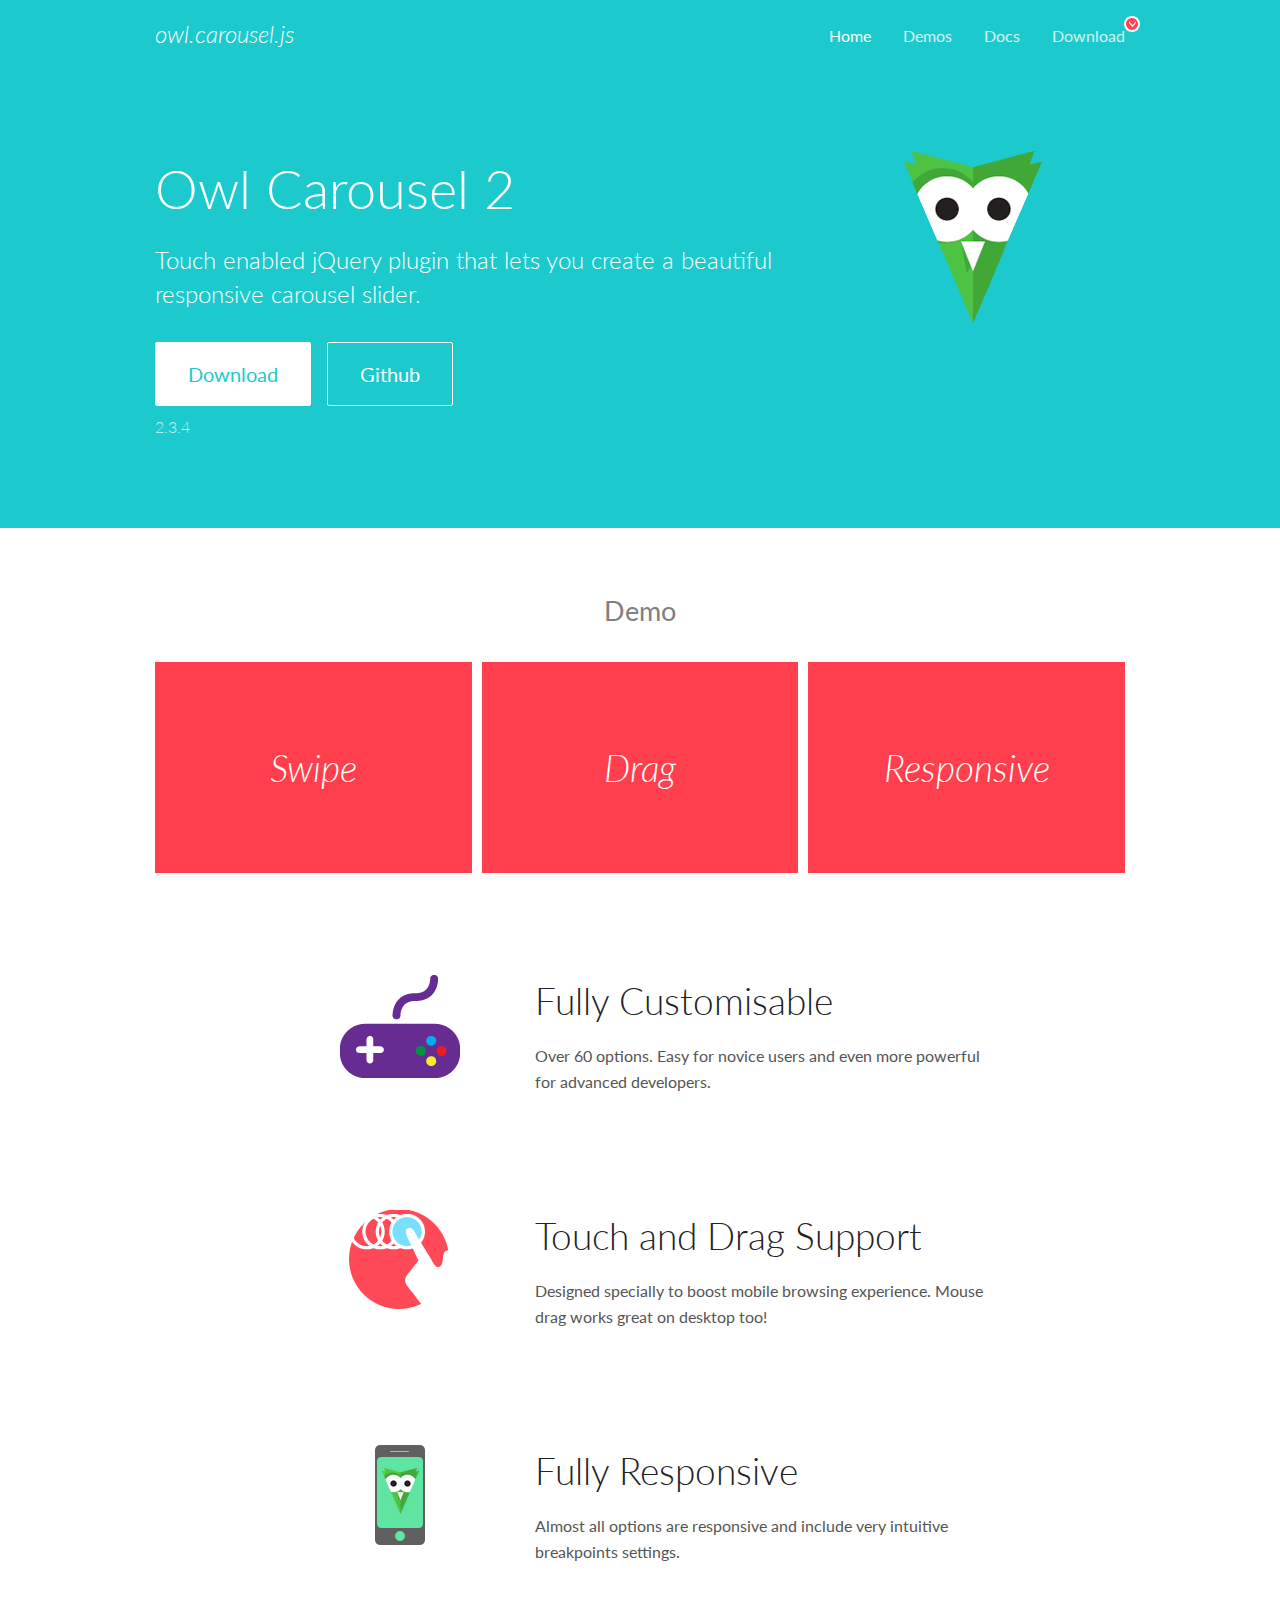
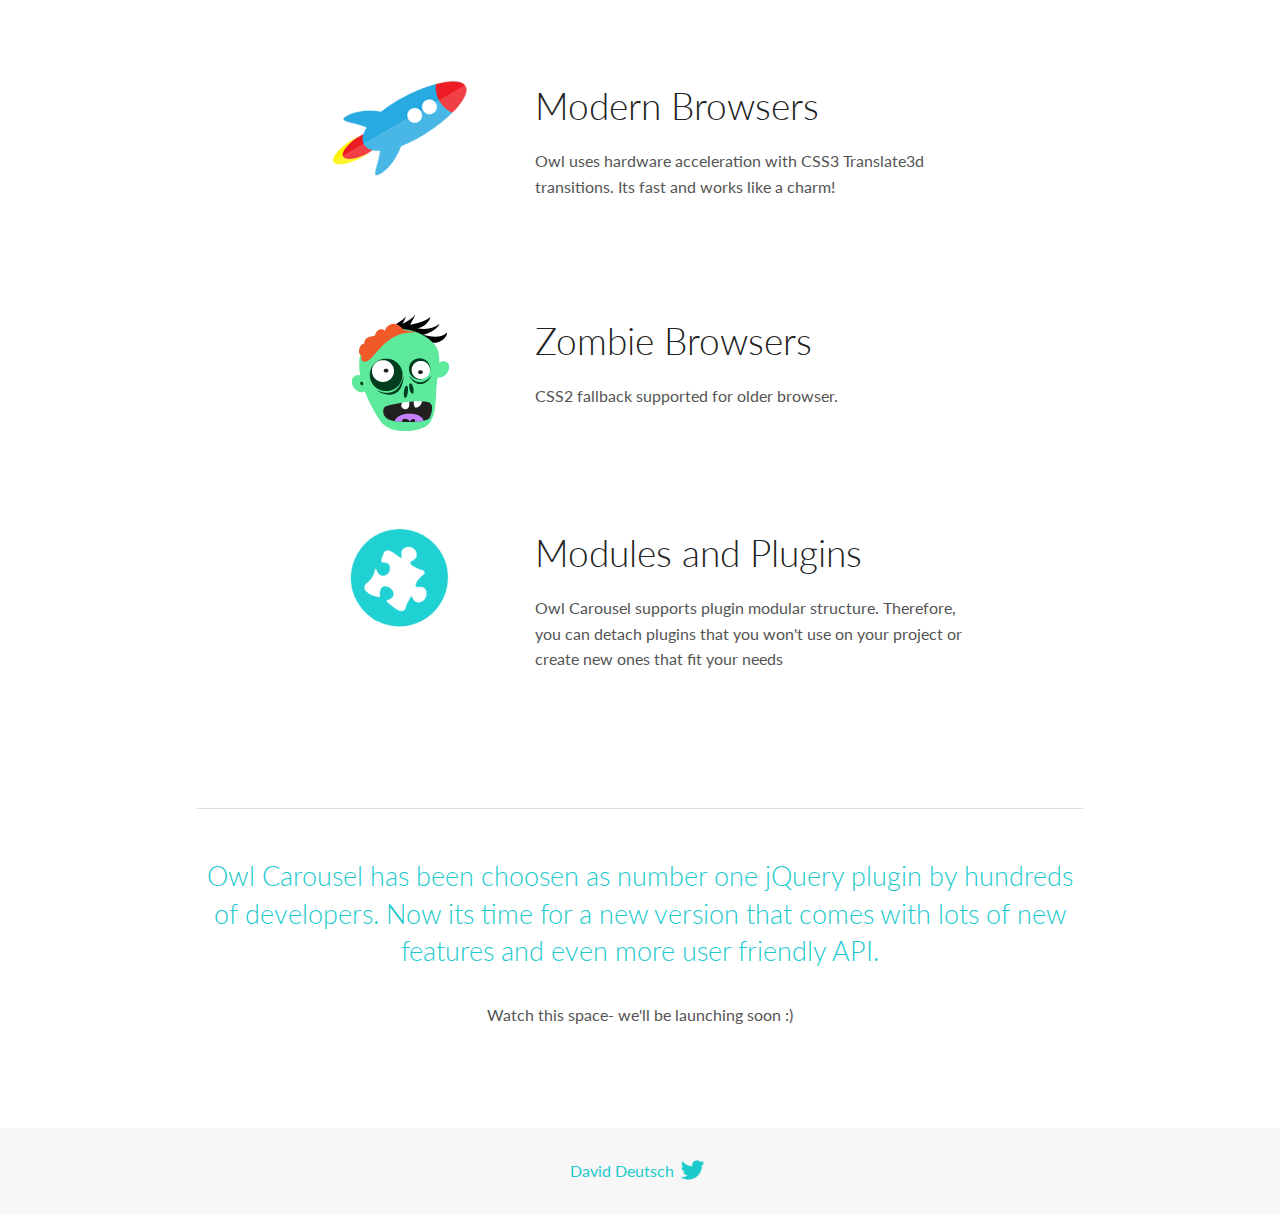
<file: assets/OwlCarousel/docs/index.html>
<!DOCTYPE html>
<html lang="en">
  <head>

    <!-- head -->
    <meta charset="utf-8">
    <meta name="msapplication-tap-highlight" content="no" />
    <meta name="viewport" content="width=device-width, initial-scale=1.0" />
    <meta name="description" content="Touch enabled jQuery plugin that lets you create beautiful responsive carousel slider.">
    <meta name="author" content="David Deutsch">
    <title>
      Home | Owl Carousel | 2.3.4
    </title>

    <!-- Stylesheets -->
    <link href='https://fonts.googleapis.com/css?family=Lato:300,400,700,400italic,300italic' rel='stylesheet' type='text/css'>
    <link rel="stylesheet" href="assets/css/docs.theme.min.css">

    <!-- Owl Stylesheets -->
    <link rel="stylesheet" href="assets/owlcarousel/assets/owl.carousel.min.css">
    <link rel="stylesheet" href="assets/owlcarousel/assets/owl.theme.default.min.css">

    <!-- HTML5 shim and Respond.js IE8 support of HTML5 elements and media queries -->

    <!--[if lt IE 9]>
      <script src="https://oss.maxcdn.com/libs/html5shiv/3.7.0/html5shiv.js"></script>
      <script src="https://oss.maxcdn.com/libs/respond.js/1.3.0/respond.min.js"></script>
    <![endif]-->

    <!-- Favicons -->
    <link rel="apple-touch-icon-precomposed" sizes="144x144" href="assets/ico/apple-touch-icon-144-precomposed.png">
    <link rel="shortcut icon" href="assets/ico/favicon.png">
    <link rel="shortcut icon" href="favicon.ico">

    <!-- Yeah i know js should not be in header. Its required for demos.-->

    <!-- javascript -->
    <script src="assets/vendors/jquery.min.js"></script>
    <script src="assets/owlcarousel/owl.carousel.js"></script>
  </head>
  <body>

    <!-- header -->
    <header class="header">
      <div class="row">
        <div class="large-12 columns">
          <div class="brand left">
            <h3>
              <a href="/OwlCarousel2/">owl.carousel.js</a> 
            </h3>
          </div>
          <a id="toggle-nav" class="right">
            <span></span> <span></span> <span></span> 
          </a> 
          <div class="nav-bar">
            <ul class="clearfix">
              <li class="active">
                <a href="/OwlCarousel2/index.html">Home</a> 
              </li>
              <li> <a href="/OwlCarousel2/demos/demos.html">Demos</a>  </li>
              <li> <a href="/OwlCarousel2/docs/started-welcome.html">Docs</a>  </li>
              <li>
                <a href="https://github.com/OwlCarousel2/OwlCarousel2/archive/2.3.4.zip">Download</a> 
                <span class="download"></span> 
              </li>
            </ul>
          </div>
        </div>
      </div>
    </header>

    <!-- home panel -->
    <section id="hero">
      <div class="row">
        <div class="large-8 medium-8 columns">
          <h1>Owl Carousel 2</h1>
          <h4>Touch enabled jQuery plugin that lets you create a beautiful responsive carousel slider.</h4>
          <a href="https://github.com/OwlCarousel2/OwlCarousel2/archive/2.3.4.zip" class="hero-button">Download</a> 
          <a href="https://github.com/OwlCarousel2/OwlCarousel2" class="hero-button outline">Github</a> 
          <p>2.3.4</p>
        </div>
        <div class="large-4 medium-4 columns">
          <img class="owl-logo" src="assets/img/owl-logo.png" alt="mr. Owl">
        </div>
      </div>
    </section>

    <!-- body -->
    <div class="home-demo">
      <div class="row">
        <div class="large-12 columns">
          <h3>Demo</h3>
          <div class="owl-carousel">
            <div class="item">
              <h2>Swipe</h2>
            </div>
            <div class="item">
              <h2>Drag</h2>
            </div>
            <div class="item">
              <h2>Responsive</h2>
            </div>
            <div class="item">
              <h2>CSS3</h2>
            </div>
            <div class="item">
              <h2>Fast</h2>
            </div>
            <div class="item">
              <h2>Easy</h2>
            </div>
            <div class="item">
              <h2>Free</h2>
            </div>
            <div class="item">
              <h2>Upgradable</h2>
            </div>
            <div class="item">
              <h2>Tons of options</h2>
            </div>
            <div class="item">
              <h2>Infinity</h2>
            </div>
            <div class="item">
              <h2>Auto Width</h2>
            </div>
          </div>
        </div>
      </div>
    </div>
    <script>
      var owl = $('.owl-carousel');
      owl.owlCarousel({
        margin: 10,
        loop: true,
        responsive: {
          0: {
            items: 1
          },
          600: {
            items: 2
          },
          1000: {
            items: 3
          }
        }
      })
    </script>

    <!-- features -->
    <div id="features">
      <div class="row">
        <div class="small-12 medium-9 small-centered columns">
          <section class="row feature">
            <div class="medium-4 small-12 columns">
              <img src="assets/img/feature-options.png" alt="">
            </div>
            <div class="medium-8 small-12 columns">
              <h2>Fully Customisable</h2>
              <p>Over 60 options. Easy for novice users and even more powerful for advanced developers.</p>
            </div>
          </section>
          <section class="row feature">
            <div class="medium-4 small-12 columns">
              <img src="assets/img/feature-drag.png" alt="">
            </div>
            <div class="medium-8 small-12 columns">
              <h2>Touch and Drag Support</h2>
              <p>Designed specially to boost mobile browsing experience. Mouse drag works great on desktop too!</p>
            </div>
          </section>
          <section class="row feature">
            <div class="medium-4 small-12 columns">
              <img src="assets/img/feature-responsive.png" alt="">
            </div>
            <div class="medium-8 small-12 columns">
              <h2>Fully Responsive</h2>
              <p>Almost all options are responsive and include very intuitive breakpoints settings.</p>
            </div>
          </section>
          <section class="row feature">
            <div class="medium-4 small-12 columns">
              <img src="assets/img/feature-modern.png" alt="">
            </div>
            <div class="medium-8 small-12 columns">
              <h2>Modern Browsers</h2>
              <p>Owl uses hardware acceleration with CSS3 Translate3d transitions. Its fast and works like a charm! </p>
            </div>
          </section>
          <section class="row feature">
            <div class="medium-4 small-12 columns">
              <img src="assets/img/feature-zombie.png" alt="">
            </div>
            <div class="medium-8 small-12 columns">
              <h2>Zombie Browsers</h2>
              <p>CSS2 fallback supported for older browser.</p>
            </div>
          </section>
          <section class="row feature">
            <div class="medium-4 small-12 columns">
              <img src="assets/img/feature-module.png" alt="">
            </div>
            <div class="medium-8 small-12 columns">
              <h2>Modules and Plugins</h2>
              <p>Owl Carousel supports plugin modular structure. Therefore, you can detach plugins that you won&#x27;t use on your project or create new ones that fit your needs</p>
            </div>
          </section>
        </div>
      </div>
    </div>

    <!-- footer -->
    <section id="teaser-text">
      <div class="row">
        <div class="small-12 medium-11 small-centered columns">
          <hr>
          <h3 id="owl-carousel-has-been-choosen-as-number-one-jquery-plugin-by-hundreds-of-developers-now-its-time-for-a-new-version-that-comes-with-lots-of-new-features-and-even-more-user-friendly-api-">Owl Carousel has been choosen as number one jQuery plugin by hundreds of developers. Now its time for a new version that comes with lots of new features and even more user friendly API.</h3>
          <p>Watch this space- we&#39;ll be launching soon :)</p>
        </div>
      </div>
    </section>

    <!-- footer -->
    <footer class="footer">
      <div class="row">
        <div class="large-12 columns">
          <h5>
            <a href="/OwlCarousel2/docs/support-contact.html">David Deutsch</a> 
            <a id="custom-tweet-button" href="https://twitter.com/share?url=https://github.com/OwlCarousel2/OwlCarousel2&text=Owl Carousel - This is so awesome! " target="_blank"></a> 
          </h5>
        </div>
      </div>
    </footer>

    <!-- vendors -->
    <script src="assets/vendors/highlight.js"></script>
    <script src="assets/js/app.js"></script>
  </body>
</html>
</file>
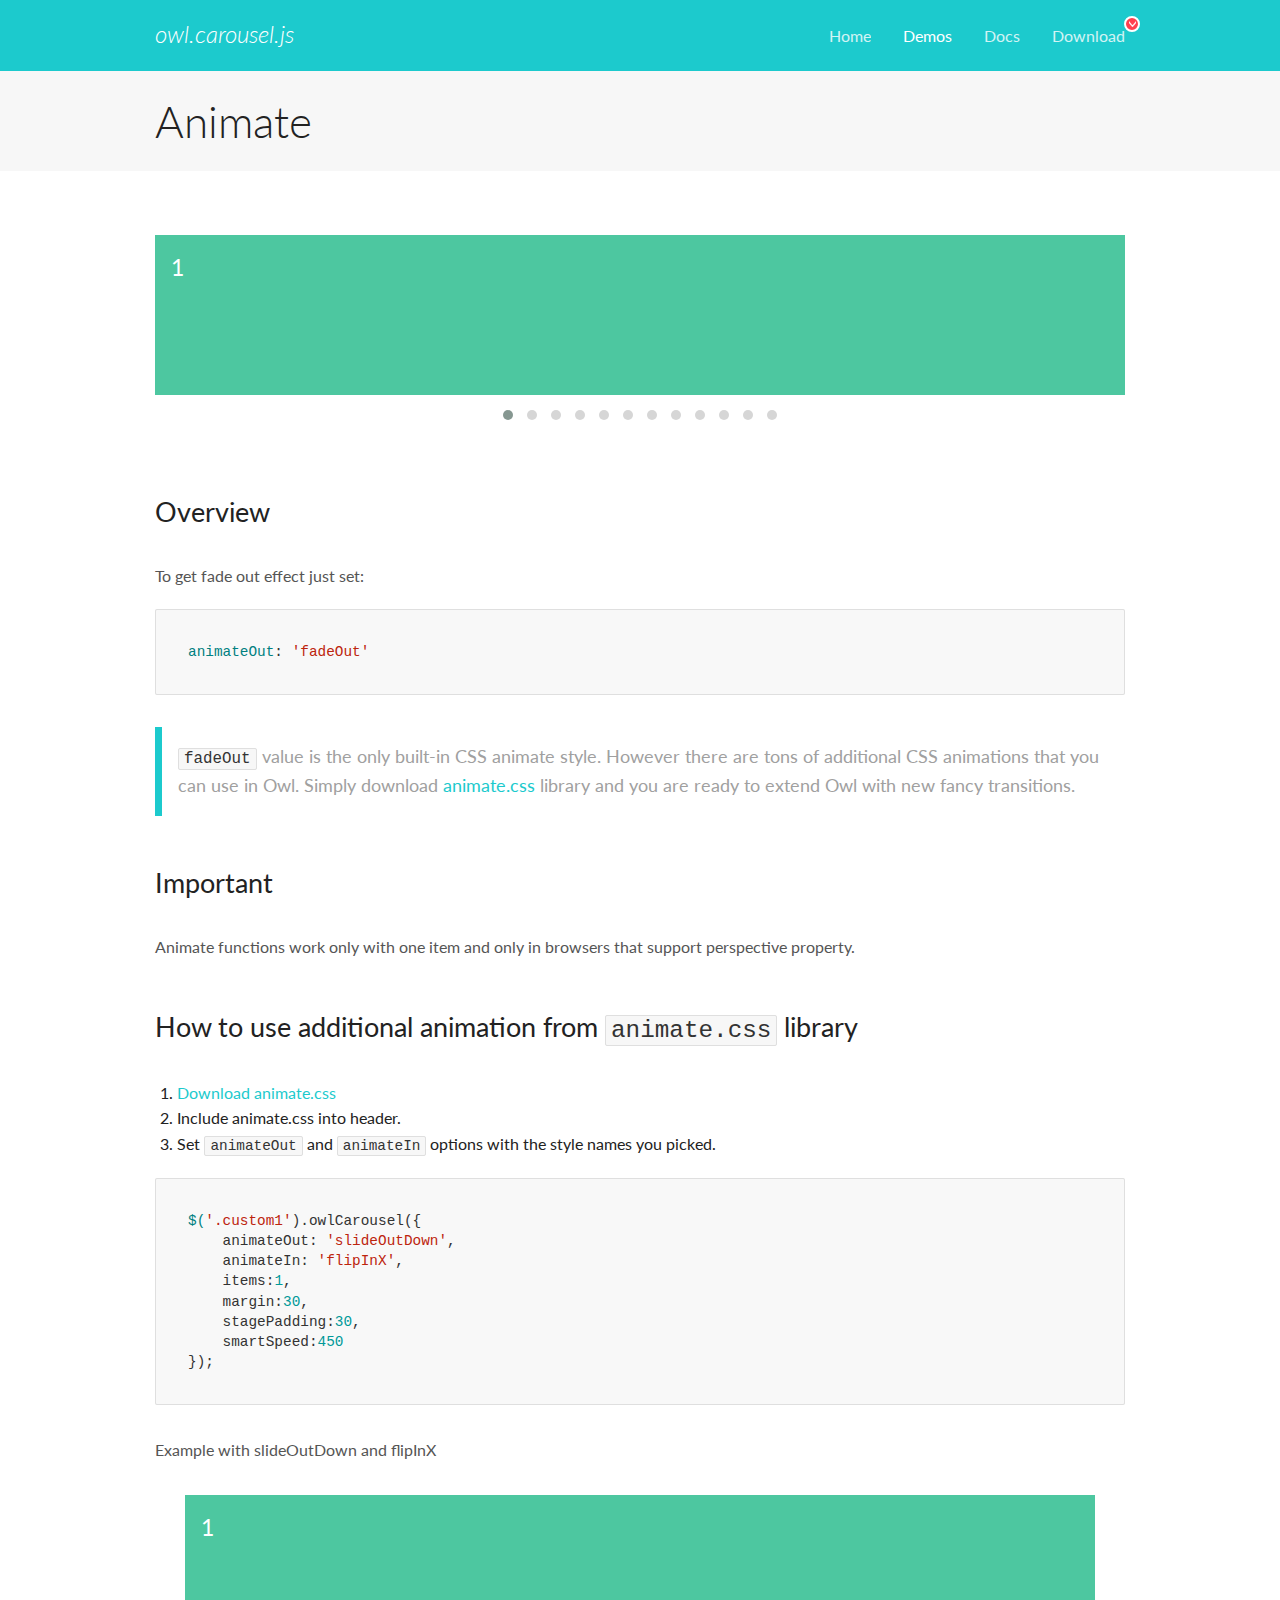
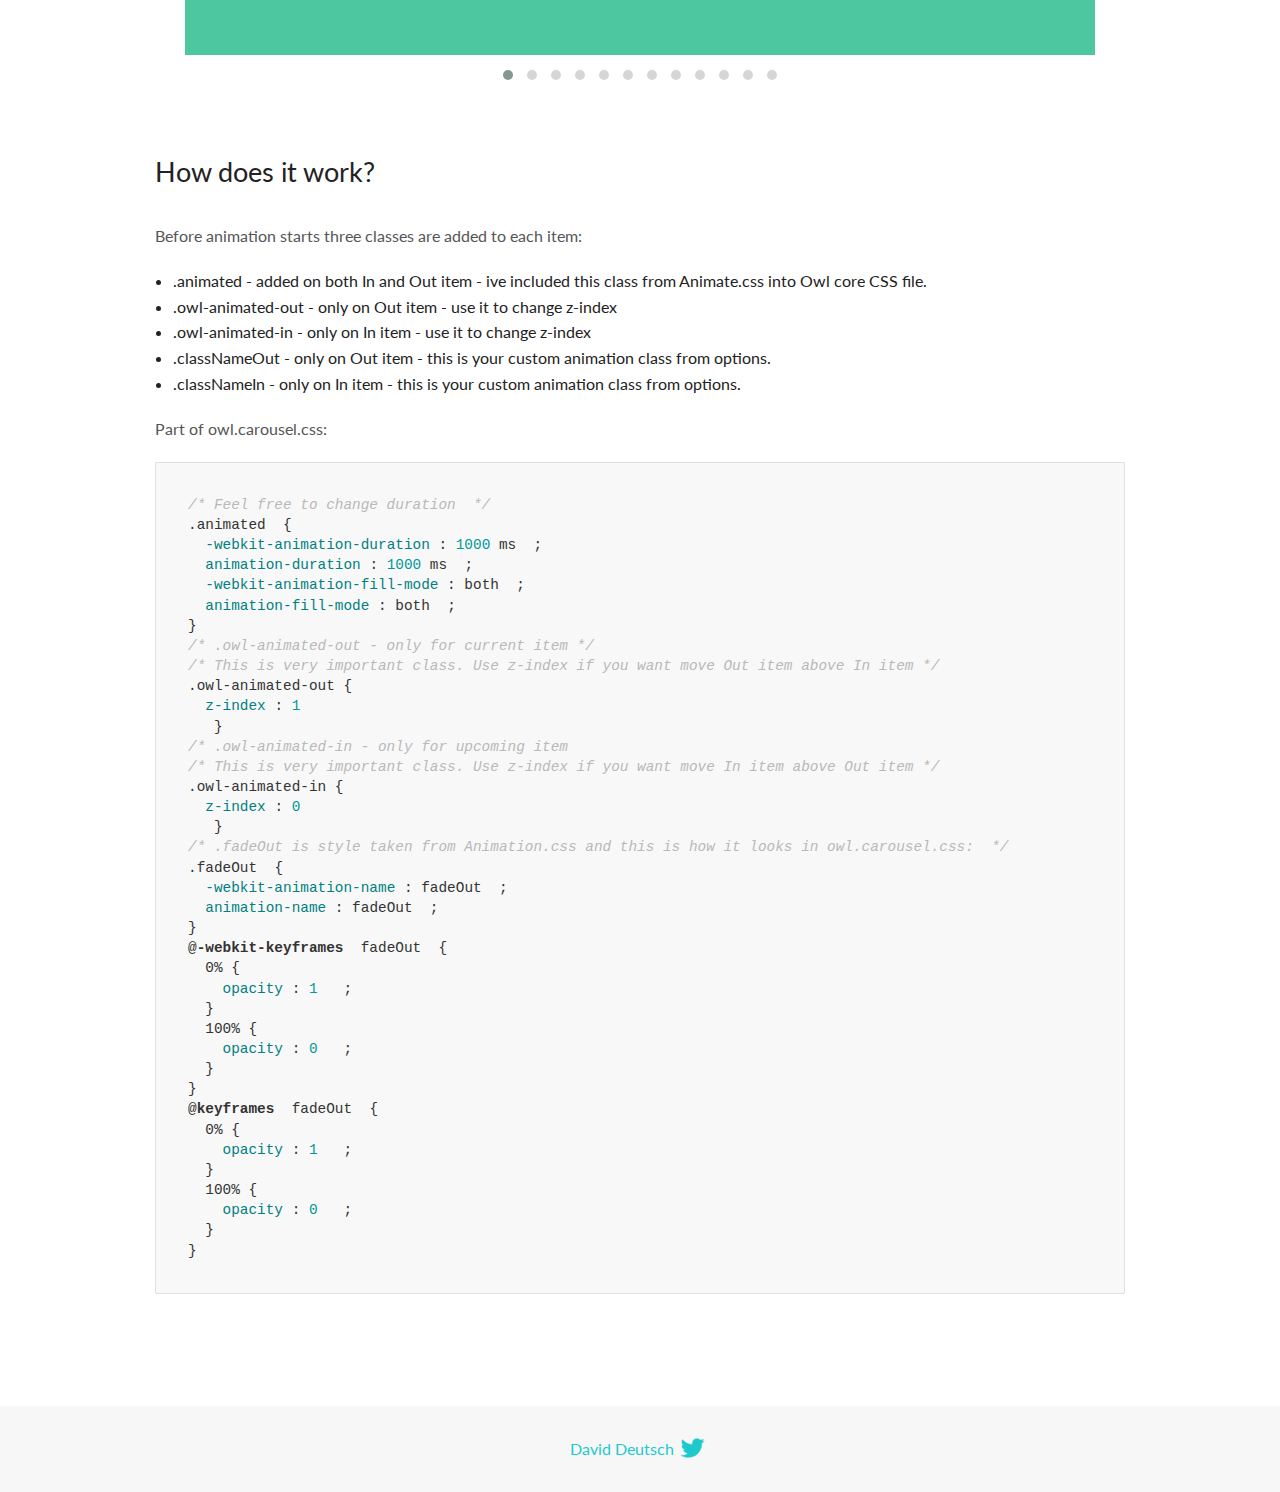
<file: assets/OwlCarousel/docs/demos/animate.html>
<!DOCTYPE html>
<html lang="en">
  <head>

    <!-- head -->
    <meta charset="utf-8">
    <meta name="msapplication-tap-highlight" content="no" />
    <meta name="viewport" content="width=device-width, initial-scale=1.0" />
    <meta name="description" content="Animate carousel">
    <meta name="author" content="David Deutsch">
    <title>
      Animate Demo | Owl Carousel | 2.3.4
    </title>

    <!-- Stylesheets -->
    <link href='https://fonts.googleapis.com/css?family=Lato:300,400,700,400italic,300italic' rel='stylesheet' type='text/css'>
    <link rel="stylesheet" href="../assets/css/docs.theme.min.css">

    <!-- Owl Stylesheets -->
    <link rel="stylesheet" href="../assets/owlcarousel/assets/owl.carousel.min.css">
    <link rel="stylesheet" href="../assets/owlcarousel/assets/owl.theme.default.min.css">

    <!-- HTML5 shim and Respond.js IE8 support of HTML5 elements and media queries -->

    <!--[if lt IE 9]>
      <script src="https://oss.maxcdn.com/libs/html5shiv/3.7.0/html5shiv.js"></script>
      <script src="https://oss.maxcdn.com/libs/respond.js/1.3.0/respond.min.js"></script>
    <![endif]-->

    <!-- Favicons -->
    <link rel="apple-touch-icon-precomposed" sizes="144x144" href="../assets/ico/apple-touch-icon-144-precomposed.png">
    <link rel="shortcut icon" href="../assets/ico/favicon.png">
    <link rel="shortcut icon" href="favicon.ico">

    <!-- Yeah i know js should not be in header. Its required for demos.-->

    <!-- javascript -->
    <script src="../assets/vendors/jquery.min.js"></script>
    <script src="../assets/owlcarousel/owl.carousel.js"></script>
  </head>
  <body>

    <!-- header -->
    <header class="header">
      <div class="row">
        <div class="large-12 columns">
          <div class="brand left">
            <h3>
              <a href="/OwlCarousel2/">owl.carousel.js</a> 
            </h3>
          </div>
          <a id="toggle-nav" class="right">
            <span></span> <span></span> <span></span> 
          </a> 
          <div class="nav-bar">
            <ul class="clearfix">
              <li> <a href="/OwlCarousel2/index.html">Home</a>  </li>
              <li class="active">
                <a href="/OwlCarousel2/demos/demos.html">Demos</a> 
              </li>
              <li> <a href="/OwlCarousel2/docs/started-welcome.html">Docs</a>  </li>
              <li>
                <a href="https://github.com/OwlCarousel2/OwlCarousel2/archive/2.3.4.zip">Download</a> 
                <span class="download"></span> 
              </li>
            </ul>
          </div>
        </div>
      </div>
    </header>

    <!-- title -->
    <section class="title">
      <div class="row">
        <div class="large-12 columns">
          <h1>Animate</h1>
        </div>
      </div>
    </section>

    <!--  Demos -->
    <section id="demos">
      <div class="row">
        <div class="large-12 columns">
          <div class="fadeOut owl-carousel owl-theme">
            <div class="item">
              <h4>1</h4>
            </div>
            <div class="item">
              <h4>2</h4>
            </div>
            <div class="item">
              <h4>3</h4>
            </div>
            <div class="item">
              <h4>4</h4>
            </div>
            <div class="item">
              <h4>5</h4>
            </div>
            <div class="item">
              <h4>6</h4>
            </div>
            <div class="item">
              <h4>7</h4>
            </div>
            <div class="item">
              <h4>8</h4>
            </div>
            <div class="item">
              <h4>9</h4>
            </div>
            <div class="item">
              <h4>10</h4>
            </div>
            <div class="item">
              <h4>11</h4>
            </div>
            <div class="item">
              <h4>12</h4>
            </div>
          </div>
          <h3 id="overview">Overview</h3>
          <p>To get fade out effect just set:</p>
          <pre><code>animateOut: &#39;fadeOut&#39;</code></pre>
          <blockquote>
            <p><code>fadeOut</code> value is the only built-in CSS animate style. However there are tons of additional CSS animations that you can use in Owl. Simply download
              <a href="https://daneden.github.io/animate.css/">animate.css</a>  library and you are ready to extend Owl with new fancy transitions.</p>
          </blockquote>
          <h3 id="important">Important</h3>
          <p>Animate functions work only with one item and only in browsers that support perspective property.</p>
          <h3 id="how-to-use-additional-animation-from-animate-css-library">How to use additional animation from <code>animate.css</code> library</h3>
          <ol>
            <li> <a href="https://daneden.github.io/animate.css/">Download animate.css</a>  </li>
            <li>Include animate.css into header.</li>
            <li>Set <code>animateOut</code> and <code>animateIn</code> options with the style names you picked.</li>
          </ol>
          <pre><code>$(&#39;.custom1&#39;).owlCarousel({
    animateOut: &#39;slideOutDown&#39;,
    animateIn: &#39;flipInX&#39;,
    items:1,
    margin:30,
    stagePadding:30,
    smartSpeed:450
});</code></pre>
          <p>Example with slideOutDown and flipInX</p>
          <div class="custom1 owl-carousel owl-theme">
            <div class="item">
              <h4>1</h4>
            </div>
            <div class="item">
              <h4>2</h4>
            </div>
            <div class="item">
              <h4>3</h4>
            </div>
            <div class="item">
              <h4>4</h4>
            </div>
            <div class="item">
              <h4>5</h4>
            </div>
            <div class="item">
              <h4>6</h4>
            </div>
            <div class="item">
              <h4>7</h4>
            </div>
            <div class="item">
              <h4>8</h4>
            </div>
            <div class="item">
              <h4>9</h4>
            </div>
            <div class="item">
              <h4>10</h4>
            </div>
            <div class="item">
              <h4>11</h4>
            </div>
            <div class="item">
              <h4>12</h4>
            </div>
          </div>
          <h3 id="how-does-it-work-">How does it work?</h3>
          <p>Before animation starts three classes are added to each item:</p>
          <ul>
            <li>.animated - added on both In and Out item - ive included this class from Animate.css into Owl core CSS file.</li>
            <li>.owl-animated-out - only on Out item - use it to change z-index</li>
            <li>.owl-animated-in - only on In item - use it to change z-index</li>
            <li>.classNameOut - only on Out item - this is your custom animation class from options.</li>
            <li>.classNameIn - only on In item - this is your custom animation class from options.</li>
          </ul>
          <p>Part of owl.carousel.css:</p>
          <pre><code class="language-css"><span class="comment">/* Feel free to change duration  */</span> 
<span class="class">.animated</span>  <span class="rules">{
  <span class="rule"><span class="attribute">-webkit-animation-duration</span> :<span class="value"> <span class="number">1000</span> ms</span> </span> ;
  <span class="rule"><span class="attribute">animation-duration</span> :<span class="value"> <span class="number">1000</span> ms</span> </span> ;
  <span class="rule"><span class="attribute">-webkit-animation-fill-mode</span> :<span class="value"> both</span> </span> ;
  <span class="rule"><span class="attribute">animation-fill-mode</span> :<span class="value"> both</span> </span> ;
<span class="rule">}</span> </span> 
<span class="comment">/* .owl-animated-out - only for current item */</span> 
<span class="comment">/* This is very important class. Use z-index if you want move Out item above In item */</span> 
<span class="class">.owl-animated-out</span> <span class="rules">{
  <span class="rule"><span class="attribute">z-index</span> :<span class="value"> <span class="number">1</span> 
</span> </span> </span> }
<span class="comment">/* .owl-animated-in - only for upcoming item
/* This is very important class. Use z-index if you want move In item above Out item */</span> 
<span class="class">.owl-animated-in</span> <span class="rules">{
  <span class="rule"><span class="attribute">z-index</span> :<span class="value"> <span class="number">0</span> 
</span> </span> </span> }
<span class="comment">/* .fadeOut is style taken from Animation.css and this is how it looks in owl.carousel.css:  */</span> 
<span class="class">.fadeOut</span>  <span class="rules">{
  <span class="rule"><span class="attribute">-webkit-animation-name</span> :<span class="value"> fadeOut</span> </span> ;
  <span class="rule"><span class="attribute">animation-name</span> :<span class="value"> fadeOut</span> </span> ;
<span class="rule">}</span> </span> 
<span class="at_rule">@<span class="keyword">-webkit-keyframes</span>  fadeOut </span> {
  0% <span class="rules">{
    <span class="rule"><span class="attribute">opacity</span> :<span class="value"> <span class="number">1</span> </span> </span> ;
  <span class="rule">}</span> </span> 
  100% <span class="rules">{
    <span class="rule"><span class="attribute">opacity</span> :<span class="value"> <span class="number">0</span> </span> </span> ;
  <span class="rule">}</span> </span> 
}
<span class="at_rule">@<span class="keyword">keyframes</span>  fadeOut </span> {
  0% <span class="rules">{
    <span class="rule"><span class="attribute">opacity</span> :<span class="value"> <span class="number">1</span> </span> </span> ;
  <span class="rule">}</span> </span> 
  100% <span class="rules">{
    <span class="rule"><span class="attribute">opacity</span> :<span class="value"> <span class="number">0</span> </span> </span> ;
  <span class="rule">}</span> </span> 
}</code></pre>
          <link rel="stylesheet" href="../assets/css/animate.css">
          <script>
            jQuery(document).ready(function($) {
              $('.fadeOut').owlCarousel({
                items: 1,
                animateOut: 'fadeOut',
                loop: true,
                margin: 10,
              });
              $('.custom1').owlCarousel({
                animateOut: 'slideOutDown',
                animateIn: 'flipInX',
                items: 1,
                margin: 30,
                stagePadding: 30,
                smartSpeed: 450
              });
            });
          </script>
        </div>
      </div>
    </section>

    <!-- footer -->
    <footer class="footer">
      <div class="row">
        <div class="large-12 columns">
          <h5>
            <a href="/OwlCarousel2/docs/support-contact.html">David Deutsch</a> 
            <a id="custom-tweet-button" href="https://twitter.com/share?url=https://github.com/OwlCarousel2/OwlCarousel2&text=Owl Carousel - This is so awesome! " target="_blank"></a> 
          </h5>
        </div>
      </div>
    </footer>

    <!-- vendors -->
    <script src="../assets/vendors/highlight.js"></script>
    <script src="../assets/js/app.js"></script>
  </body>
</html>
</file>
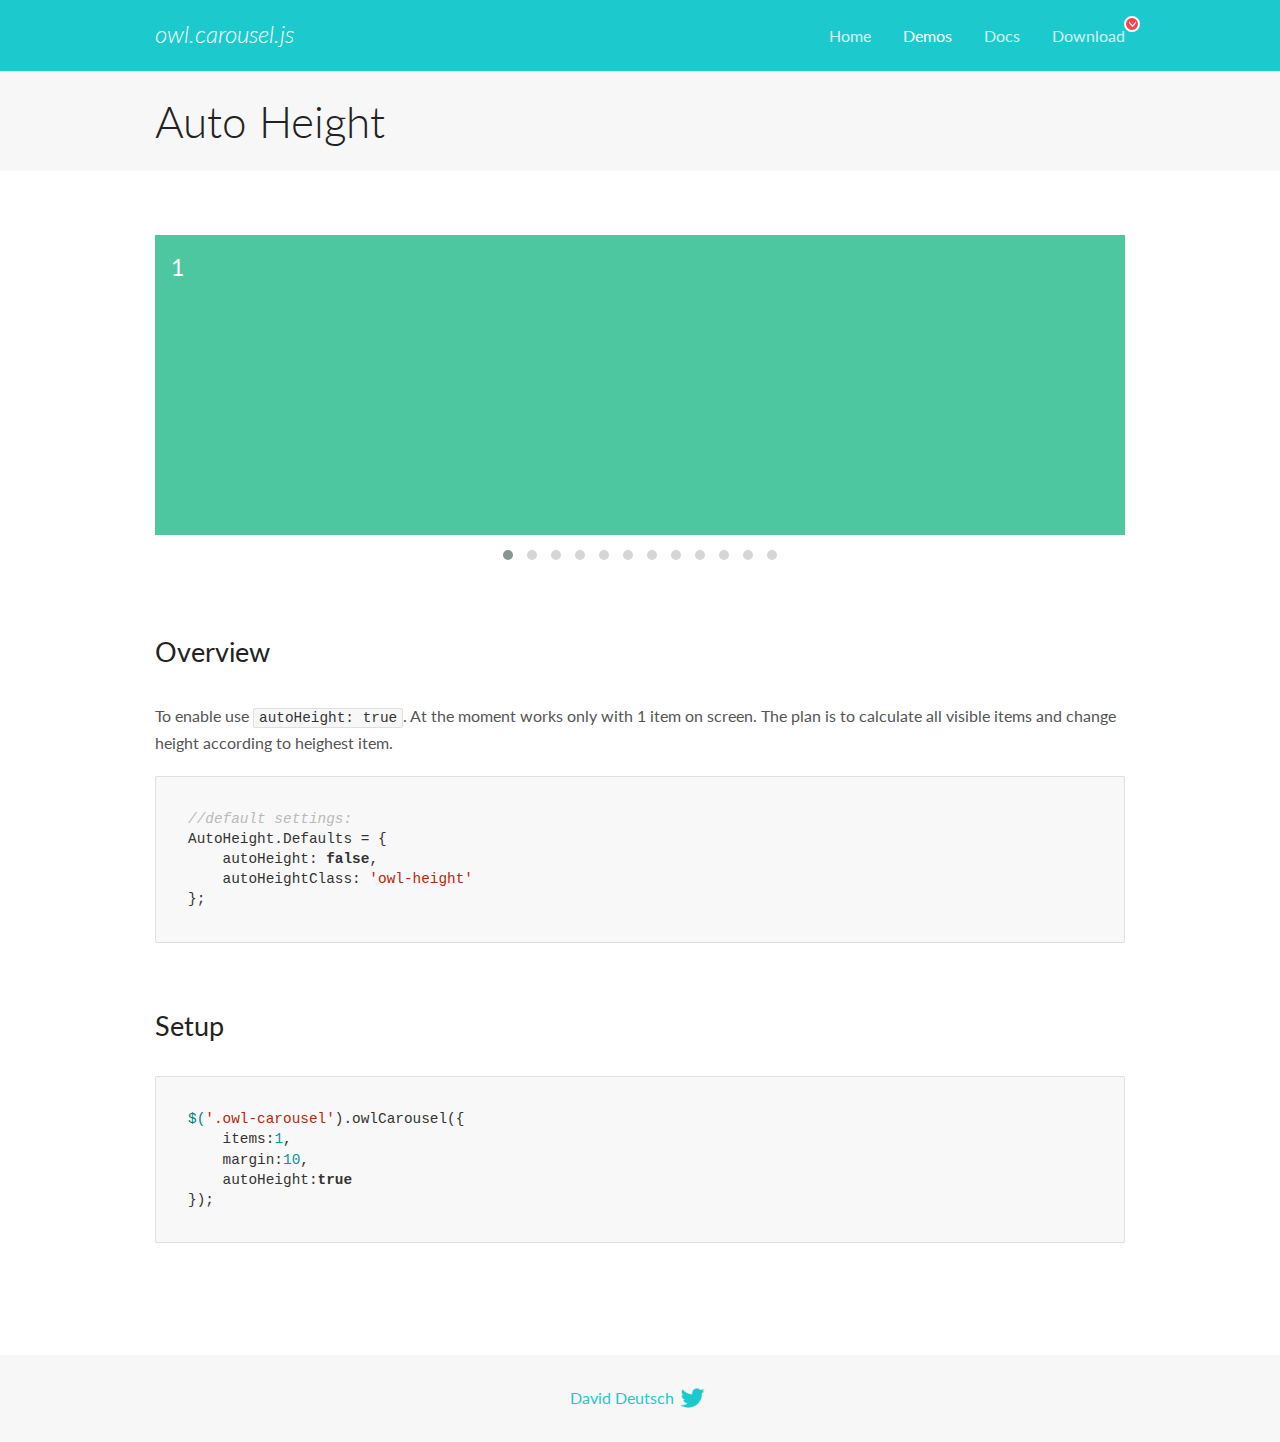
<file: assets/OwlCarousel/docs/demos/autoheight.html>
<!DOCTYPE html>
<html lang="en">
  <head>

    <!-- head -->
    <meta charset="utf-8">
    <meta name="msapplication-tap-highlight" content="no" />
    <meta name="viewport" content="width=device-width, initial-scale=1.0" />
    <meta name="description" content="autoHeight usage demo">
    <meta name="author" content="David Deutsch">
    <title>
      Auto Height Demo | Owl Carousel | 2.3.4
    </title>

    <!-- Stylesheets -->
    <link href='https://fonts.googleapis.com/css?family=Lato:300,400,700,400italic,300italic' rel='stylesheet' type='text/css'>
    <link rel="stylesheet" href="../assets/css/docs.theme.min.css">

    <!-- Owl Stylesheets -->
    <link rel="stylesheet" href="../assets/owlcarousel/assets/owl.carousel.min.css">
    <link rel="stylesheet" href="../assets/owlcarousel/assets/owl.theme.default.min.css">

    <!-- HTML5 shim and Respond.js IE8 support of HTML5 elements and media queries -->

    <!--[if lt IE 9]>
      <script src="https://oss.maxcdn.com/libs/html5shiv/3.7.0/html5shiv.js"></script>
      <script src="https://oss.maxcdn.com/libs/respond.js/1.3.0/respond.min.js"></script>
    <![endif]-->

    <!-- Favicons -->
    <link rel="apple-touch-icon-precomposed" sizes="144x144" href="../assets/ico/apple-touch-icon-144-precomposed.png">
    <link rel="shortcut icon" href="../assets/ico/favicon.png">
    <link rel="shortcut icon" href="favicon.ico">

    <!-- Yeah i know js should not be in header. Its required for demos.-->

    <!-- javascript -->
    <script src="../assets/vendors/jquery.min.js"></script>
    <script src="../assets/owlcarousel/owl.carousel.js"></script>
  </head>
  <body>

    <!-- header -->
    <header class="header">
      <div class="row">
        <div class="large-12 columns">
          <div class="brand left">
            <h3>
              <a href="/OwlCarousel2/">owl.carousel.js</a> 
            </h3>
          </div>
          <a id="toggle-nav" class="right">
            <span></span> <span></span> <span></span> 
          </a> 
          <div class="nav-bar">
            <ul class="clearfix">
              <li> <a href="/OwlCarousel2/index.html">Home</a>  </li>
              <li class="active">
                <a href="/OwlCarousel2/demos/demos.html">Demos</a> 
              </li>
              <li> <a href="/OwlCarousel2/docs/started-welcome.html">Docs</a>  </li>
              <li>
                <a href="https://github.com/OwlCarousel2/OwlCarousel2/archive/2.3.4.zip">Download</a> 
                <span class="download"></span> 
              </li>
            </ul>
          </div>
        </div>
      </div>
    </header>

    <!-- title -->
    <section class="title">
      <div class="row">
        <div class="large-12 columns">
          <h1>Auto Height</h1>
        </div>
      </div>
    </section>

    <!--  Demos -->
    <section id="demos">
      <div class="row">
        <div class="large-12 columns">
          <div class="owl-carousel owl-theme">
            <div class="item" style="height:300px">
              <h4>1</h4>
            </div>
            <div class="item" style="height:100px">
              <h4>2</h4>
            </div>
            <div class="item" style="height:500px">
              <h4>3</h4>
            </div>
            <div class="item" style="height:250px">
              <h4>4</h4>
            </div>
            <div class="item" style="height:400px">
              <h4>5</h4>
            </div>
            <div class="item" style="height:500px">
              <h4>6</h4>
            </div>
            <div class="item" style="height:600px">
              <h4>7</h4>
            </div>
            <div class="item" style="height:400px">
              <h4>8</h4>
            </div>
            <div class="item" style="height:300px">
              <h4>9</h4>
            </div>
            <div class="item" style="height:350px">
              <h4>10</h4>
            </div>
            <div class="item" style="height:200px">
              <h4>11</h4>
            </div>
            <div class="item" style="height:150px">
              <h4>12</h4>
            </div>
          </div>
          <h3 id="overview">Overview</h3>
          <p>To enable use <code>autoHeight: true</code>. At the moment works only with 1 item on screen. The plan is to calculate all visible items and change height according to heighest item.</p>
          <pre><code>//default settings:
AutoHeight.Defaults = {
    autoHeight: false,
    autoHeightClass: &#39;owl-height&#39;
};</code></pre>
          <h3 id="setup">Setup</h3>
          <pre><code>$(&#39;.owl-carousel&#39;).owlCarousel({
    items:1,
    margin:10,
    autoHeight:true
});</code></pre>
          <script>
            $(document).ready(function() {
              $('.owl-carousel').owlCarousel({
                items: 1,
                margin: 10,
                autoHeight: true
              });
            })
          </script>
        </div>
      </div>
    </section>

    <!-- footer -->
    <footer class="footer">
      <div class="row">
        <div class="large-12 columns">
          <h5>
            <a href="/OwlCarousel2/docs/support-contact.html">David Deutsch</a> 
            <a id="custom-tweet-button" href="https://twitter.com/share?url=https://github.com/OwlCarousel2/OwlCarousel2&text=Owl Carousel - This is so awesome! " target="_blank"></a> 
          </h5>
        </div>
      </div>
    </footer>

    <!-- vendors -->
    <script src="../assets/vendors/highlight.js"></script>
    <script src="../assets/js/app.js"></script>
  </body>
</html>
</file>
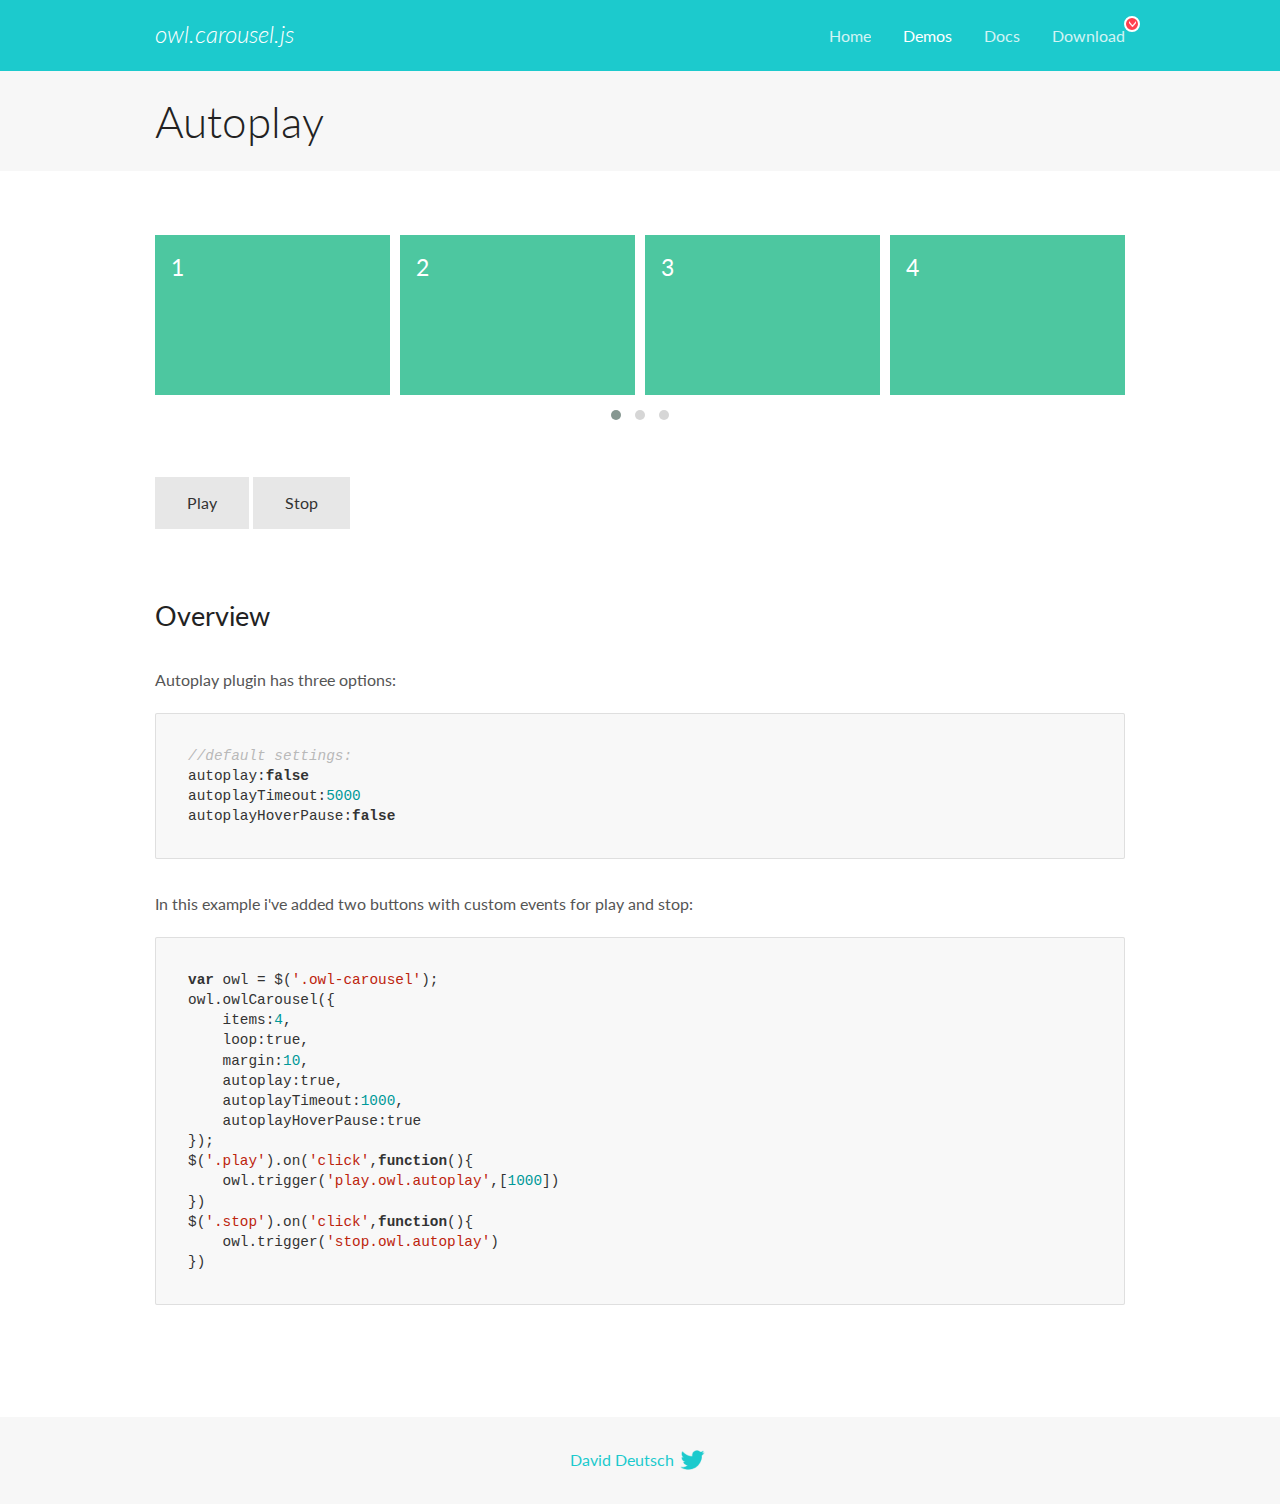
<file: assets/OwlCarousel/docs/demos/autoplay.html>
<!DOCTYPE html>
<html lang="en">
  <head>

    <!-- head -->
    <meta charset="utf-8">
    <meta name="msapplication-tap-highlight" content="no" />
    <meta name="viewport" content="width=device-width, initial-scale=1.0" />
    <meta name="description" content="Autoplay usage demo">
    <meta name="author" content="David Deutsch">
    <title>
      Autoplay Demo | Owl Carousel | 2.3.4
    </title>

    <!-- Stylesheets -->
    <link href='https://fonts.googleapis.com/css?family=Lato:300,400,700,400italic,300italic' rel='stylesheet' type='text/css'>
    <link rel="stylesheet" href="../assets/css/docs.theme.min.css">

    <!-- Owl Stylesheets -->
    <link rel="stylesheet" href="../assets/owlcarousel/assets/owl.carousel.min.css">
    <link rel="stylesheet" href="../assets/owlcarousel/assets/owl.theme.default.min.css">

    <!-- HTML5 shim and Respond.js IE8 support of HTML5 elements and media queries -->

    <!--[if lt IE 9]>
      <script src="https://oss.maxcdn.com/libs/html5shiv/3.7.0/html5shiv.js"></script>
      <script src="https://oss.maxcdn.com/libs/respond.js/1.3.0/respond.min.js"></script>
    <![endif]-->

    <!-- Favicons -->
    <link rel="apple-touch-icon-precomposed" sizes="144x144" href="../assets/ico/apple-touch-icon-144-precomposed.png">
    <link rel="shortcut icon" href="../assets/ico/favicon.png">
    <link rel="shortcut icon" href="favicon.ico">

    <!-- Yeah i know js should not be in header. Its required for demos.-->

    <!-- javascript -->
    <script src="../assets/vendors/jquery.min.js"></script>
    <script src="../assets/owlcarousel/owl.carousel.js"></script>
  </head>
  <body>

    <!-- header -->
    <header class="header">
      <div class="row">
        <div class="large-12 columns">
          <div class="brand left">
            <h3>
              <a href="/OwlCarousel2/">owl.carousel.js</a> 
            </h3>
          </div>
          <a id="toggle-nav" class="right">
            <span></span> <span></span> <span></span> 
          </a> 
          <div class="nav-bar">
            <ul class="clearfix">
              <li> <a href="/OwlCarousel2/index.html">Home</a>  </li>
              <li class="active">
                <a href="/OwlCarousel2/demos/demos.html">Demos</a> 
              </li>
              <li> <a href="/OwlCarousel2/docs/started-welcome.html">Docs</a>  </li>
              <li>
                <a href="https://github.com/OwlCarousel2/OwlCarousel2/archive/2.3.4.zip">Download</a> 
                <span class="download"></span> 
              </li>
            </ul>
          </div>
        </div>
      </div>
    </header>

    <!-- title -->
    <section class="title">
      <div class="row">
        <div class="large-12 columns">
          <h1>Autoplay</h1>
        </div>
      </div>
    </section>

    <!--  Demos -->
    <section id="demos">
      <div class="row">
        <div class="large-12 columns">
          <div class="owl-carousel owl-theme">
            <div class="item">
              <h4>1</h4>
            </div>
            <div class="item">
              <h4>2</h4>
            </div>
            <div class="item">
              <h4>3</h4>
            </div>
            <div class="item">
              <h4>4</h4>
            </div>
            <div class="item">
              <h4>5</h4>
            </div>
            <div class="item">
              <h4>6</h4>
            </div>
            <div class="item">
              <h4>7</h4>
            </div>
            <div class="item">
              <h4>8</h4>
            </div>
            <div class="item">
              <h4>9</h4>
            </div>
            <div class="item">
              <h4>10</h4>
            </div>
            <div class="item">
              <h4>11</h4>
            </div>
            <div class="item">
              <h4>12</h4>
            </div>
          </div>
          <a class="button secondary play">Play</a> 
          <a class="button secondary stop">Stop</a> 
          <h3 id="overview">Overview</h3>
          <p>Autoplay plugin has three options:</p>
          <pre><code>//default settings:
autoplay:false
autoplayTimeout:5000
autoplayHoverPause:false</code></pre>
          <p>In this example i&#39;ve added two buttons with custom events for play and stop:</p>
          <pre><code>var owl = $(&#39;.owl-carousel&#39;);
owl.owlCarousel({
    items:4,
    loop:true,
    margin:10,
    autoplay:true,
    autoplayTimeout:1000,
    autoplayHoverPause:true
});
$(&#39;.play&#39;).on(&#39;click&#39;,function(){
    owl.trigger(&#39;play.owl.autoplay&#39;,[1000])
})
$(&#39;.stop&#39;).on(&#39;click&#39;,function(){
    owl.trigger(&#39;stop.owl.autoplay&#39;)
})</code></pre>
          <script>
            $(document).ready(function() {
              var owl = $('.owl-carousel');
              owl.owlCarousel({
                items: 4,
                loop: true,
                margin: 10,
                autoplay: true,
                autoplayTimeout: 1000,
                autoplayHoverPause: true
              });
              $('.play').on('click', function() {
                owl.trigger('play.owl.autoplay', [1000])
              })
              $('.stop').on('click', function() {
                owl.trigger('stop.owl.autoplay')
              })
            })
          </script>
        </div>
      </div>
    </section>

    <!-- footer -->
    <footer class="footer">
      <div class="row">
        <div class="large-12 columns">
          <h5>
            <a href="/OwlCarousel2/docs/support-contact.html">David Deutsch</a> 
            <a id="custom-tweet-button" href="https://twitter.com/share?url=https://github.com/OwlCarousel2/OwlCarousel2&text=Owl Carousel - This is so awesome! " target="_blank"></a> 
          </h5>
        </div>
      </div>
    </footer>

    <!-- vendors -->
    <script src="../assets/vendors/highlight.js"></script>
    <script src="../assets/js/app.js"></script>
  </body>
</html>
</file>
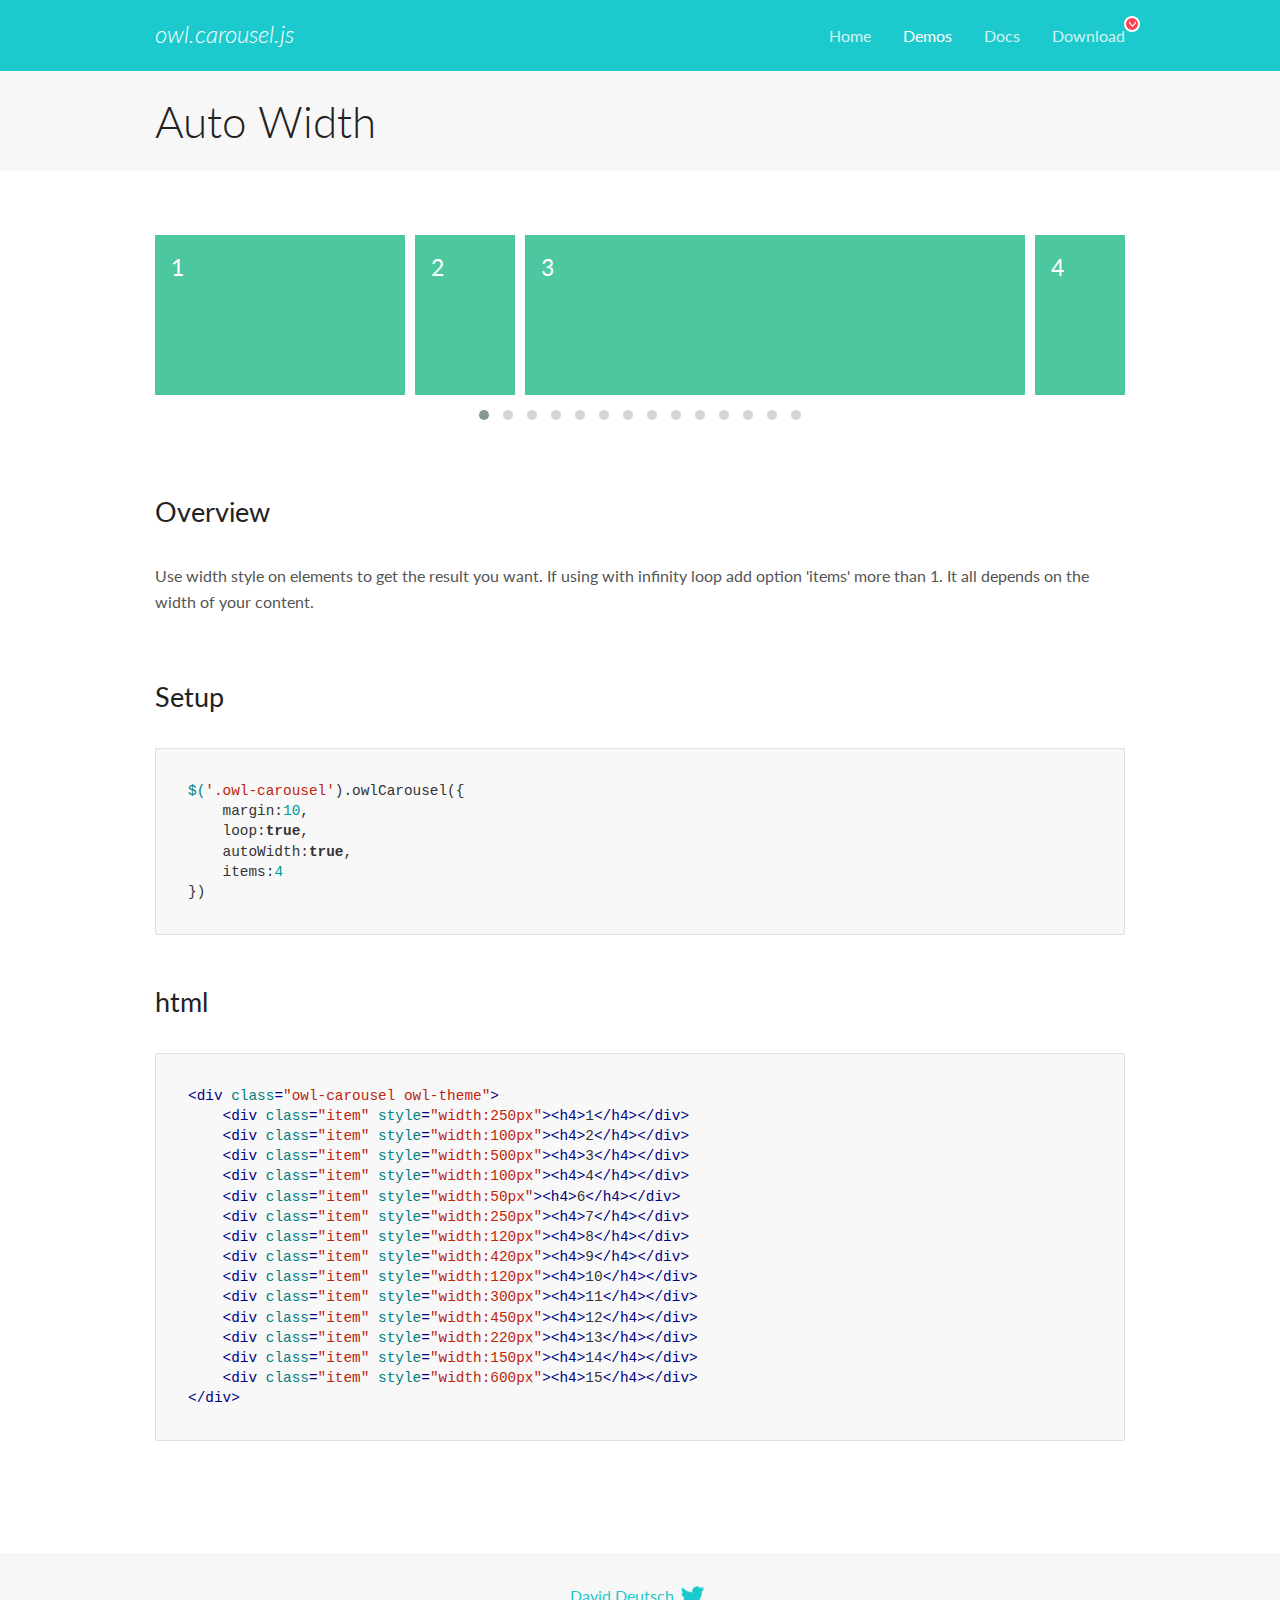
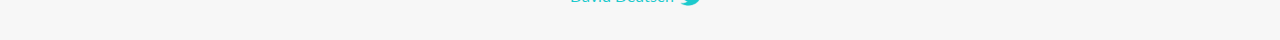
<file: assets/OwlCarousel/docs/demos/autowidth.html>
<!DOCTYPE html>
<html lang="en">
  <head>

    <!-- head -->
    <meta charset="utf-8">
    <meta name="msapplication-tap-highlight" content="no" />
    <meta name="viewport" content="width=device-width, initial-scale=1.0" />
    <meta name="description" content="Auto Width">
    <meta name="author" content="David Deutsch">
    <title>
      Auto Width Demo | Owl Carousel | 2.3.4
    </title>

    <!-- Stylesheets -->
    <link href='https://fonts.googleapis.com/css?family=Lato:300,400,700,400italic,300italic' rel='stylesheet' type='text/css'>
    <link rel="stylesheet" href="../assets/css/docs.theme.min.css">

    <!-- Owl Stylesheets -->
    <link rel="stylesheet" href="../assets/owlcarousel/assets/owl.carousel.min.css">
    <link rel="stylesheet" href="../assets/owlcarousel/assets/owl.theme.default.min.css">

    <!-- HTML5 shim and Respond.js IE8 support of HTML5 elements and media queries -->

    <!--[if lt IE 9]>
      <script src="https://oss.maxcdn.com/libs/html5shiv/3.7.0/html5shiv.js"></script>
      <script src="https://oss.maxcdn.com/libs/respond.js/1.3.0/respond.min.js"></script>
    <![endif]-->

    <!-- Favicons -->
    <link rel="apple-touch-icon-precomposed" sizes="144x144" href="../assets/ico/apple-touch-icon-144-precomposed.png">
    <link rel="shortcut icon" href="../assets/ico/favicon.png">
    <link rel="shortcut icon" href="favicon.ico">

    <!-- Yeah i know js should not be in header. Its required for demos.-->

    <!-- javascript -->
    <script src="../assets/vendors/jquery.min.js"></script>
    <script src="../assets/owlcarousel/owl.carousel.js"></script>
  </head>
  <body>

    <!-- header -->
    <header class="header">
      <div class="row">
        <div class="large-12 columns">
          <div class="brand left">
            <h3>
              <a href="/OwlCarousel2/">owl.carousel.js</a> 
            </h3>
          </div>
          <a id="toggle-nav" class="right">
            <span></span> <span></span> <span></span> 
          </a> 
          <div class="nav-bar">
            <ul class="clearfix">
              <li> <a href="/OwlCarousel2/index.html">Home</a>  </li>
              <li class="active">
                <a href="/OwlCarousel2/demos/demos.html">Demos</a> 
              </li>
              <li> <a href="/OwlCarousel2/docs/started-welcome.html">Docs</a>  </li>
              <li>
                <a href="https://github.com/OwlCarousel2/OwlCarousel2/archive/2.3.4.zip">Download</a> 
                <span class="download"></span> 
              </li>
            </ul>
          </div>
        </div>
      </div>
    </header>

    <!-- title -->
    <section class="title">
      <div class="row">
        <div class="large-12 columns">
          <h1>Auto Width</h1>
        </div>
      </div>
    </section>

    <!--  Demos -->
    <section id="demos">
      <div class="row">
        <div class="large-12 columns">
          <div class="owl-carousel owl-theme">
            <div class="item" style="width:250px">
              <h4>1</h4>
            </div>
            <div class="item" style="width:100px">
              <h4>2</h4>
            </div>
            <div class="item" style="width:500px">
              <h4>3</h4>
            </div>
            <div class="item" style="width:100px">
              <h4>4</h4>
            </div>
            <div class="item" style="width:50px">
              <h4>6</h4>
            </div>
            <div class="item" style="width:250px">
              <h4>7</h4>
            </div>
            <div class="item" style="width:120px">
              <h4>8</h4>
            </div>
            <div class="item" style="width:420px">
              <h4>9</h4>
            </div>
            <div class="item" style="width:120px">
              <h4>10</h4>
            </div>
            <div class="item" style="width:300px">
              <h4>11</h4>
            </div>
            <div class="item" style="width:450px">
              <h4>12</h4>
            </div>
            <div class="item" style="width:220px">
              <h4>13</h4>
            </div>
            <div class="item" style="width:150px">
              <h4>14</h4>
            </div>
            <div class="item" style="width:600px">
              <h4>15</h4>
            </div>
          </div>
          <h3 id="overview">Overview</h3>
          <p>Use width style on elements to get the result you want. If using with infinity loop add option &#39;items&#39; more than 1. It all depends on the width of your content.</p>
          <h3 id="setup">Setup</h3>
          <pre><code>$(&#39;.owl-carousel&#39;).owlCarousel({
    margin:10,
    loop:true,
    autoWidth:true,
    items:4
})</code></pre>
          <h3 id="html">html</h3>
          <pre><code>&lt;div class=&quot;owl-carousel owl-theme&quot;&gt;
    &lt;div class=&quot;item&quot; style=&quot;width:250px&quot;&gt;&lt;h4&gt;1&lt;/h4&gt;&lt;/div&gt;
    &lt;div class=&quot;item&quot; style=&quot;width:100px&quot;&gt;&lt;h4&gt;2&lt;/h4&gt;&lt;/div&gt;
    &lt;div class=&quot;item&quot; style=&quot;width:500px&quot;&gt;&lt;h4&gt;3&lt;/h4&gt;&lt;/div&gt;
    &lt;div class=&quot;item&quot; style=&quot;width:100px&quot;&gt;&lt;h4&gt;4&lt;/h4&gt;&lt;/div&gt;
    &lt;div class=&quot;item&quot; style=&quot;width:50px&quot;&gt;&lt;h4&gt;6&lt;/h4&gt;&lt;/div&gt;
    &lt;div class=&quot;item&quot; style=&quot;width:250px&quot;&gt;&lt;h4&gt;7&lt;/h4&gt;&lt;/div&gt;
    &lt;div class=&quot;item&quot; style=&quot;width:120px&quot;&gt;&lt;h4&gt;8&lt;/h4&gt;&lt;/div&gt;
    &lt;div class=&quot;item&quot; style=&quot;width:420px&quot;&gt;&lt;h4&gt;9&lt;/h4&gt;&lt;/div&gt;
    &lt;div class=&quot;item&quot; style=&quot;width:120px&quot;&gt;&lt;h4&gt;10&lt;/h4&gt;&lt;/div&gt;
    &lt;div class=&quot;item&quot; style=&quot;width:300px&quot;&gt;&lt;h4&gt;11&lt;/h4&gt;&lt;/div&gt;
    &lt;div class=&quot;item&quot; style=&quot;width:450px&quot;&gt;&lt;h4&gt;12&lt;/h4&gt;&lt;/div&gt;
    &lt;div class=&quot;item&quot; style=&quot;width:220px&quot;&gt;&lt;h4&gt;13&lt;/h4&gt;&lt;/div&gt;
    &lt;div class=&quot;item&quot; style=&quot;width:150px&quot;&gt;&lt;h4&gt;14&lt;/h4&gt;&lt;/div&gt;
    &lt;div class=&quot;item&quot; style=&quot;width:600px&quot;&gt;&lt;h4&gt;15&lt;/h4&gt;&lt;/div&gt;
&lt;/div&gt;</code></pre>
          <script>
            $(document).ready(function() {
              $('.owl-carousel').owlCarousel({
                margin: 10,
                loop: true,
                autoWidth: true,
                items: 4
              })
            })
          </script>
        </div>
      </div>
    </section>

    <!-- footer -->
    <footer class="footer">
      <div class="row">
        <div class="large-12 columns">
          <h5>
            <a href="/OwlCarousel2/docs/support-contact.html">David Deutsch</a> 
            <a id="custom-tweet-button" href="https://twitter.com/share?url=https://github.com/OwlCarousel2/OwlCarousel2&text=Owl Carousel - This is so awesome! " target="_blank"></a> 
          </h5>
        </div>
      </div>
    </footer>

    <!-- vendors -->
    <script src="../assets/vendors/highlight.js"></script>
    <script src="../assets/js/app.js"></script>
  </body>
</html>
</file>
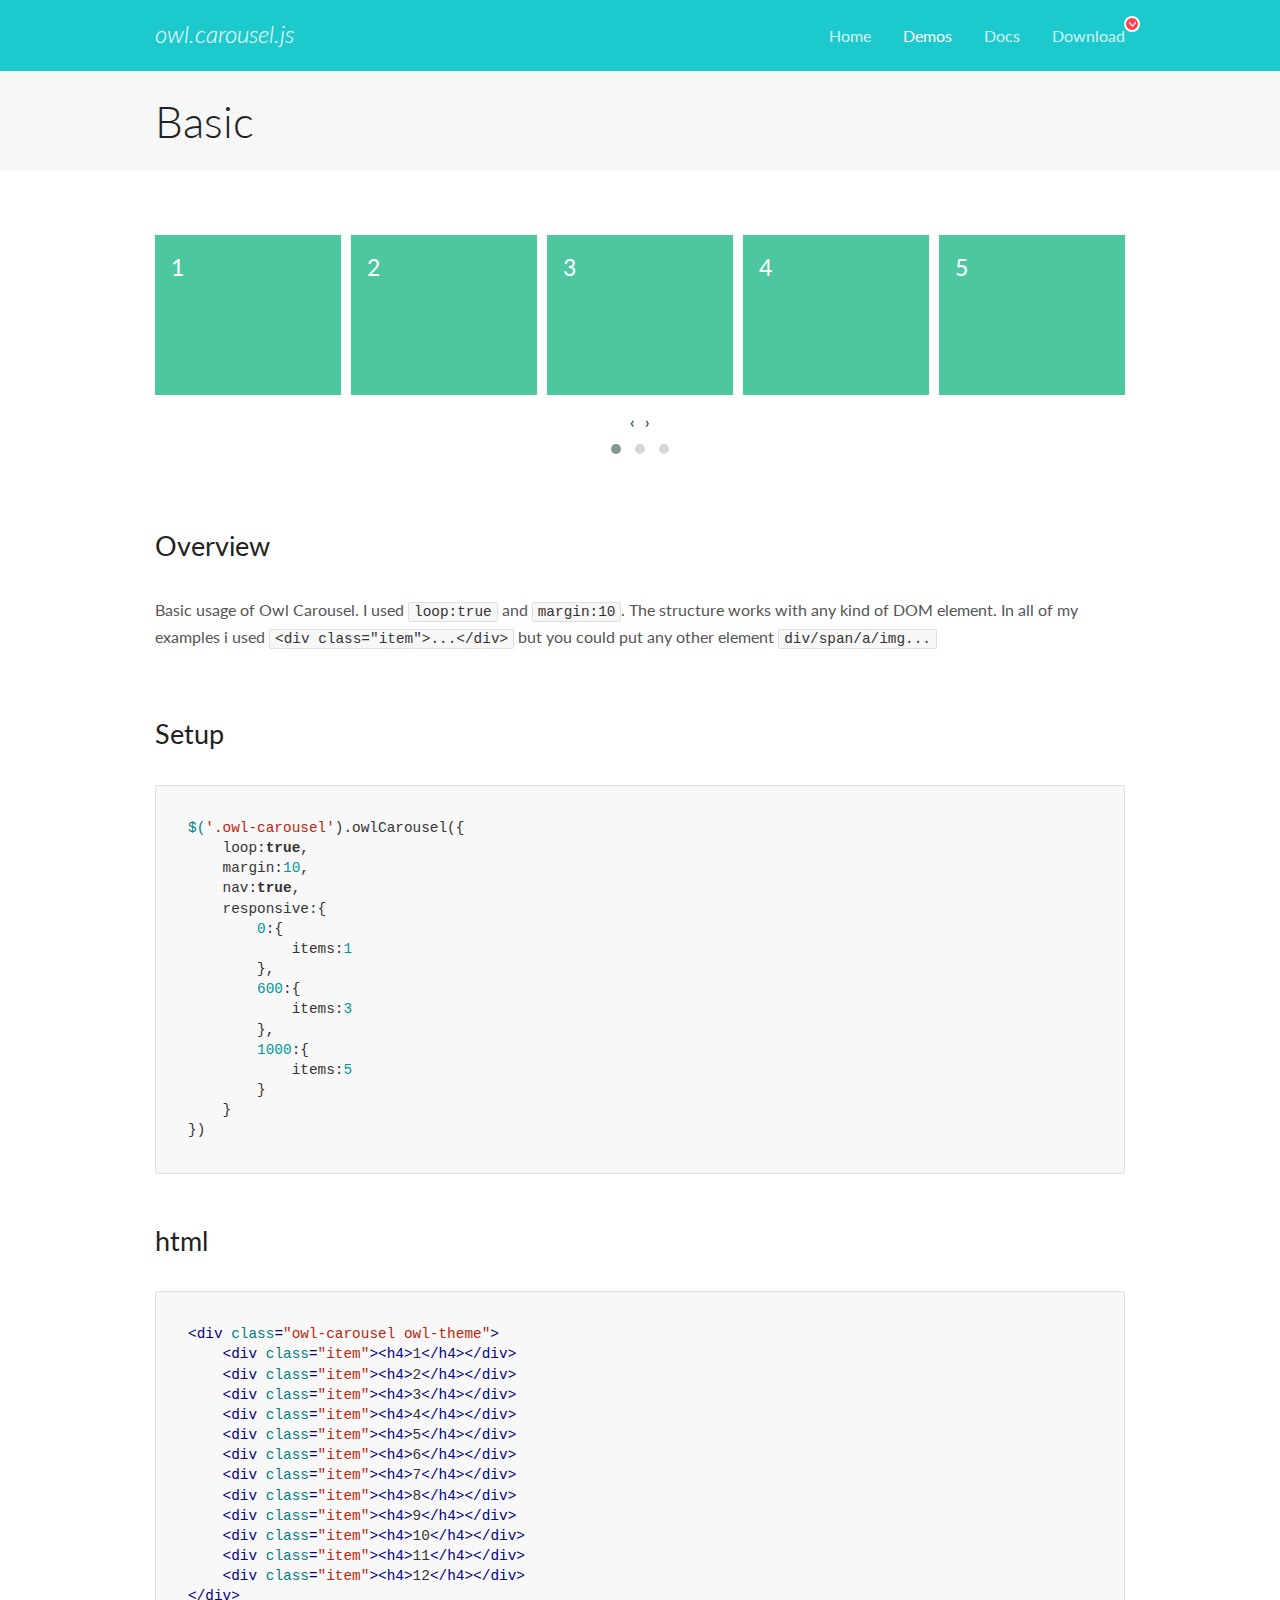
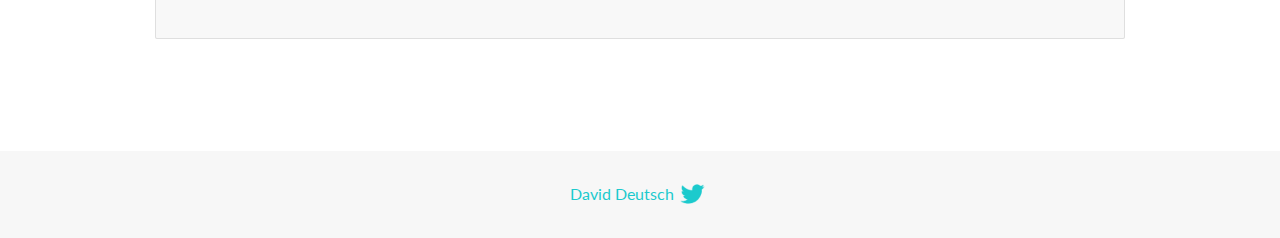
<file: assets/OwlCarousel/docs/demos/basic.html>
<!DOCTYPE html>
<html lang="en">
  <head>

    <!-- head -->
    <meta charset="utf-8">
    <meta name="msapplication-tap-highlight" content="no" />
    <meta name="viewport" content="width=device-width, initial-scale=1.0" />
    <meta name="description" content="Basic usage demo">
    <meta name="author" content="David Deutsch">
    <title>
      Basic Demo | Owl Carousel | 2.3.4
    </title>

    <!-- Stylesheets -->
    <link href='https://fonts.googleapis.com/css?family=Lato:300,400,700,400italic,300italic' rel='stylesheet' type='text/css'>
    <link rel="stylesheet" href="../assets/css/docs.theme.min.css">

    <!-- Owl Stylesheets -->
    <link rel="stylesheet" href="../assets/owlcarousel/assets/owl.carousel.min.css">
    <link rel="stylesheet" href="../assets/owlcarousel/assets/owl.theme.default.min.css">

    <!-- HTML5 shim and Respond.js IE8 support of HTML5 elements and media queries -->

    <!--[if lt IE 9]>
      <script src="https://oss.maxcdn.com/libs/html5shiv/3.7.0/html5shiv.js"></script>
      <script src="https://oss.maxcdn.com/libs/respond.js/1.3.0/respond.min.js"></script>
    <![endif]-->

    <!-- Favicons -->
    <link rel="apple-touch-icon-precomposed" sizes="144x144" href="../assets/ico/apple-touch-icon-144-precomposed.png">
    <link rel="shortcut icon" href="../assets/ico/favicon.png">
    <link rel="shortcut icon" href="favicon.ico">

    <!-- Yeah i know js should not be in header. Its required for demos.-->

    <!-- javascript -->
    <script src="../assets/vendors/jquery.min.js"></script>
    <script src="../assets/owlcarousel/owl.carousel.js"></script>
  </head>
  <body>

    <!-- header -->
    <header class="header">
      <div class="row">
        <div class="large-12 columns">
          <div class="brand left">
            <h3>
              <a href="/OwlCarousel2/">owl.carousel.js</a> 
            </h3>
          </div>
          <a id="toggle-nav" class="right">
            <span></span> <span></span> <span></span> 
          </a> 
          <div class="nav-bar">
            <ul class="clearfix">
              <li> <a href="/OwlCarousel2/index.html">Home</a>  </li>
              <li class="active">
                <a href="/OwlCarousel2/demos/demos.html">Demos</a> 
              </li>
              <li> <a href="/OwlCarousel2/docs/started-welcome.html">Docs</a>  </li>
              <li>
                <a href="https://github.com/OwlCarousel2/OwlCarousel2/archive/2.3.4.zip">Download</a> 
                <span class="download"></span> 
              </li>
            </ul>
          </div>
        </div>
      </div>
    </header>

    <!-- title -->
    <section class="title">
      <div class="row">
        <div class="large-12 columns">
          <h1>Basic</h1>
        </div>
      </div>
    </section>

    <!--  Demos -->
    <section id="demos">
      <div class="row">
        <div class="large-12 columns">
          <div class="owl-carousel owl-theme">
            <div class="item">
              <h4>1</h4>
            </div>
            <div class="item">
              <h4>2</h4>
            </div>
            <div class="item">
              <h4>3</h4>
            </div>
            <div class="item">
              <h4>4</h4>
            </div>
            <div class="item">
              <h4>5</h4>
            </div>
            <div class="item">
              <h4>6</h4>
            </div>
            <div class="item">
              <h4>7</h4>
            </div>
            <div class="item">
              <h4>8</h4>
            </div>
            <div class="item">
              <h4>9</h4>
            </div>
            <div class="item">
              <h4>10</h4>
            </div>
            <div class="item">
              <h4>11</h4>
            </div>
            <div class="item">
              <h4>12</h4>
            </div>
          </div>
          <h3 id="overview">Overview</h3>
          <p>Basic usage of Owl Carousel. I used <code>loop:true</code> and <code>margin:10</code>. The structure works with any kind of DOM element. In all of my examples i used <code>&lt;div class=&quot;item&quot;&gt;...&lt;/div&gt;</code> but you could
            put any other element <code>div/span/a/img...</code></p>
          <h3 id="setup">Setup</h3>
          <pre><code>$(&#39;.owl-carousel&#39;).owlCarousel({
    loop:true,
    margin:10,
    nav:true,
    responsive:{
        0:{
            items:1
        },
        600:{
            items:3
        },
        1000:{
            items:5
        }
    }
})</code></pre>
          <h3 id="html">html</h3>
          <pre><code>&lt;div class=&quot;owl-carousel owl-theme&quot;&gt;
    &lt;div class=&quot;item&quot;&gt;&lt;h4&gt;1&lt;/h4&gt;&lt;/div&gt;
    &lt;div class=&quot;item&quot;&gt;&lt;h4&gt;2&lt;/h4&gt;&lt;/div&gt;
    &lt;div class=&quot;item&quot;&gt;&lt;h4&gt;3&lt;/h4&gt;&lt;/div&gt;
    &lt;div class=&quot;item&quot;&gt;&lt;h4&gt;4&lt;/h4&gt;&lt;/div&gt;
    &lt;div class=&quot;item&quot;&gt;&lt;h4&gt;5&lt;/h4&gt;&lt;/div&gt;
    &lt;div class=&quot;item&quot;&gt;&lt;h4&gt;6&lt;/h4&gt;&lt;/div&gt;
    &lt;div class=&quot;item&quot;&gt;&lt;h4&gt;7&lt;/h4&gt;&lt;/div&gt;
    &lt;div class=&quot;item&quot;&gt;&lt;h4&gt;8&lt;/h4&gt;&lt;/div&gt;
    &lt;div class=&quot;item&quot;&gt;&lt;h4&gt;9&lt;/h4&gt;&lt;/div&gt;
    &lt;div class=&quot;item&quot;&gt;&lt;h4&gt;10&lt;/h4&gt;&lt;/div&gt;
    &lt;div class=&quot;item&quot;&gt;&lt;h4&gt;11&lt;/h4&gt;&lt;/div&gt;
    &lt;div class=&quot;item&quot;&gt;&lt;h4&gt;12&lt;/h4&gt;&lt;/div&gt;
&lt;/div&gt;</code></pre>
          <script>
            $(document).ready(function() {
              var owl = $('.owl-carousel');
              owl.owlCarousel({
                margin: 10,
                nav: true,
                loop: true,
                responsive: {
                  0: {
                    items: 1
                  },
                  600: {
                    items: 3
                  },
                  1000: {
                    items: 5
                  }
                }
              })
            })
          </script>
        </div>
      </div>
    </section>

    <!-- footer -->
    <footer class="footer">
      <div class="row">
        <div class="large-12 columns">
          <h5>
            <a href="/OwlCarousel2/docs/support-contact.html">David Deutsch</a> 
            <a id="custom-tweet-button" href="https://twitter.com/share?url=https://github.com/OwlCarousel2/OwlCarousel2&text=Owl Carousel - This is so awesome! " target="_blank"></a> 
          </h5>
        </div>
      </div>
    </footer>

    <!-- vendors -->
    <script src="../assets/vendors/highlight.js"></script>
    <script src="../assets/js/app.js"></script>
  </body>
</html>
</file>
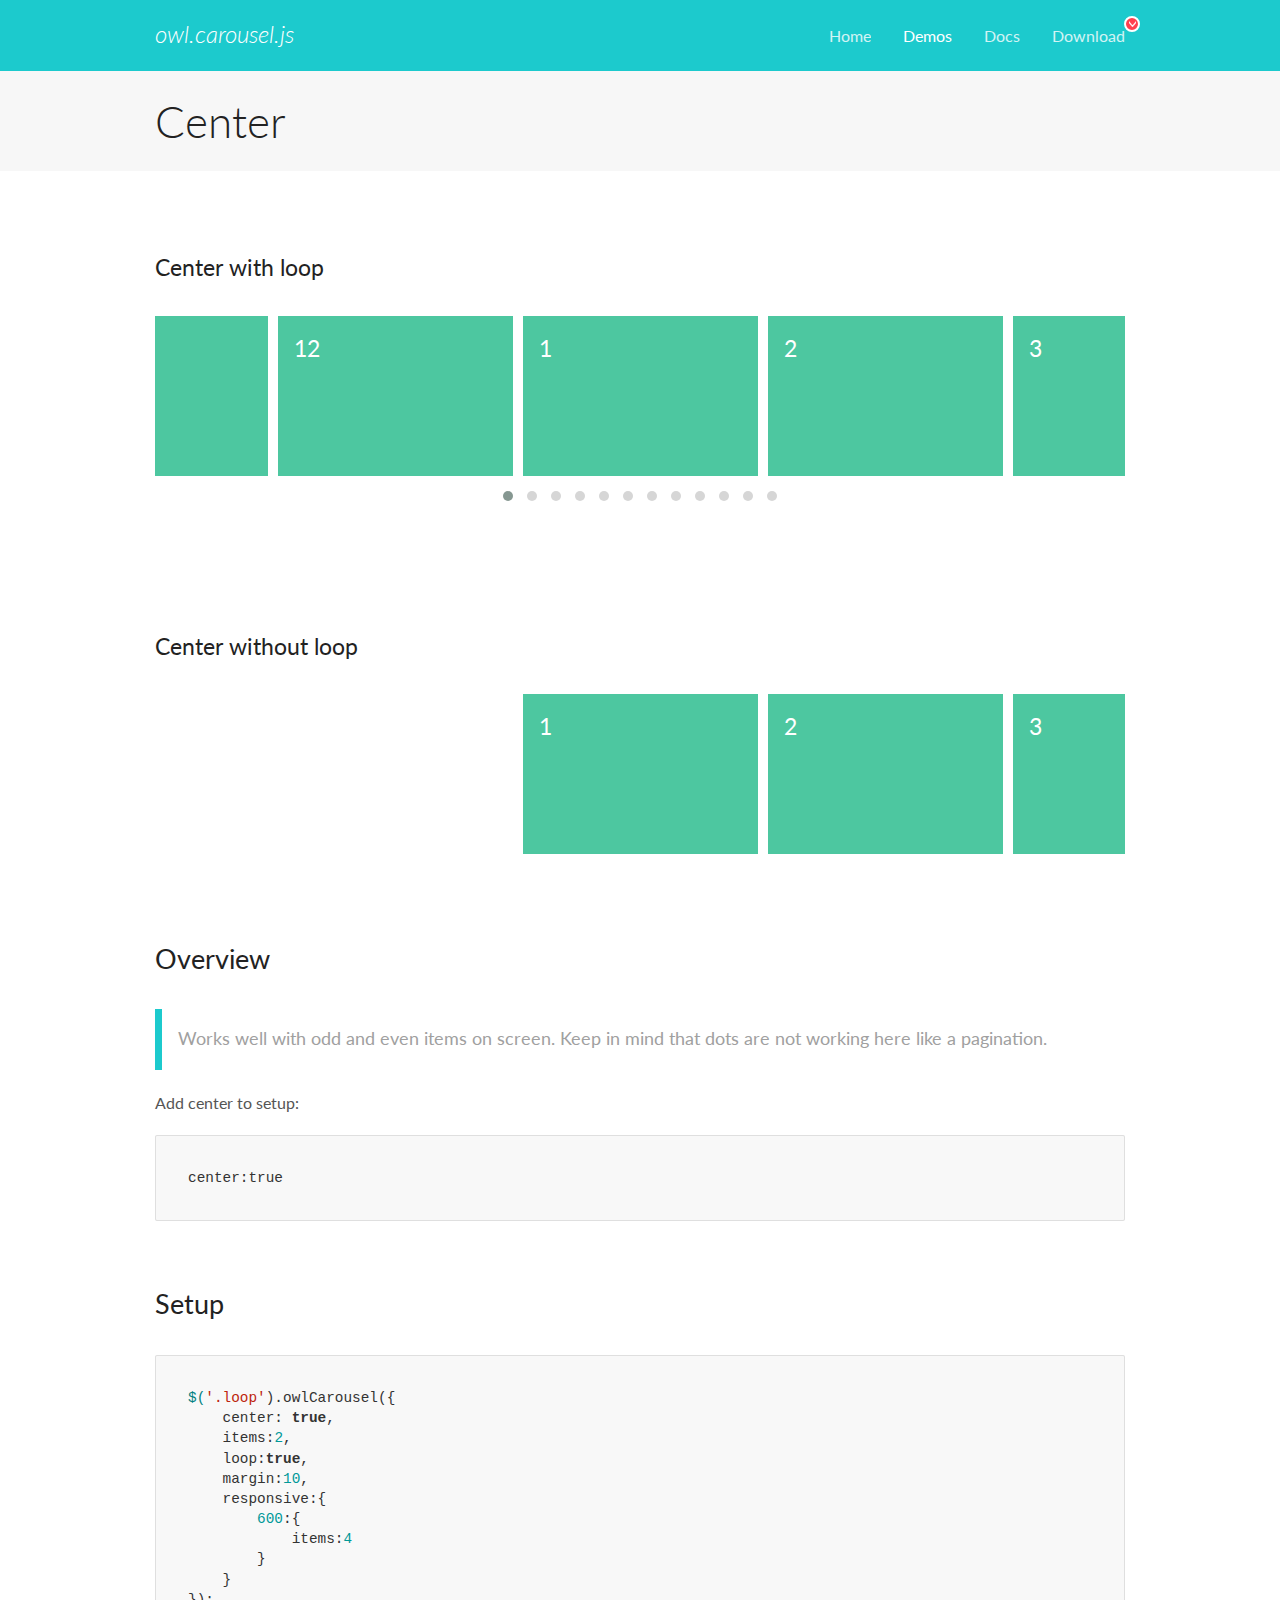
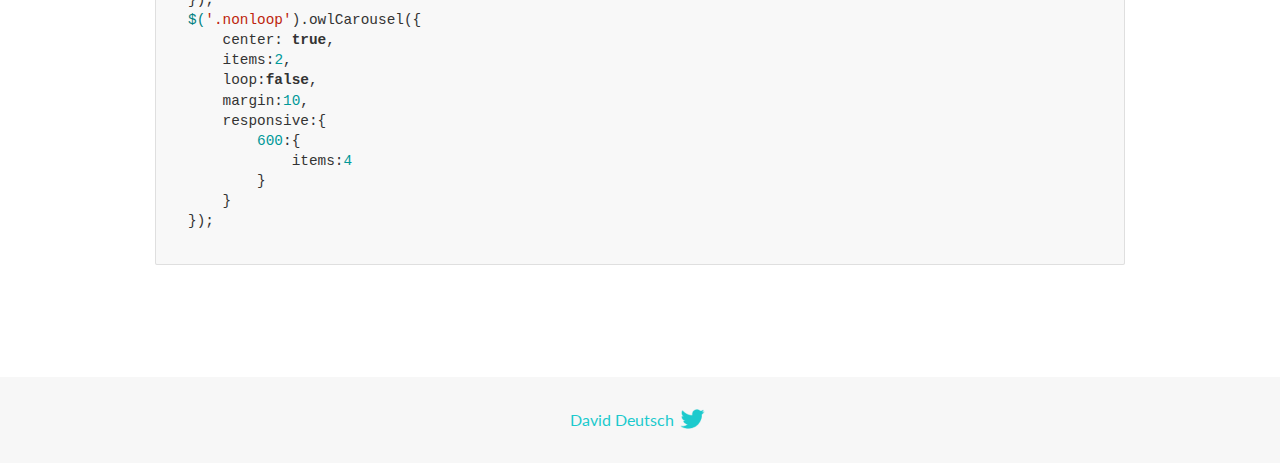
<file: assets/OwlCarousel/docs/demos/center.html>
<!DOCTYPE html>
<html lang="en">
  <head>

    <!-- head -->
    <meta charset="utf-8">
    <meta name="msapplication-tap-highlight" content="no" />
    <meta name="viewport" content="width=device-width, initial-scale=1.0" />
    <meta name="description" content="Center carousel">
    <meta name="author" content="David Deutsch">
    <title>
      Center Demo | Owl Carousel | 2.3.4
    </title>

    <!-- Stylesheets -->
    <link href='https://fonts.googleapis.com/css?family=Lato:300,400,700,400italic,300italic' rel='stylesheet' type='text/css'>
    <link rel="stylesheet" href="../assets/css/docs.theme.min.css">

    <!-- Owl Stylesheets -->
    <link rel="stylesheet" href="../assets/owlcarousel/assets/owl.carousel.min.css">
    <link rel="stylesheet" href="../assets/owlcarousel/assets/owl.theme.default.min.css">

    <!-- HTML5 shim and Respond.js IE8 support of HTML5 elements and media queries -->

    <!--[if lt IE 9]>
      <script src="https://oss.maxcdn.com/libs/html5shiv/3.7.0/html5shiv.js"></script>
      <script src="https://oss.maxcdn.com/libs/respond.js/1.3.0/respond.min.js"></script>
    <![endif]-->

    <!-- Favicons -->
    <link rel="apple-touch-icon-precomposed" sizes="144x144" href="../assets/ico/apple-touch-icon-144-precomposed.png">
    <link rel="shortcut icon" href="../assets/ico/favicon.png">
    <link rel="shortcut icon" href="favicon.ico">

    <!-- Yeah i know js should not be in header. Its required for demos.-->

    <!-- javascript -->
    <script src="../assets/vendors/jquery.min.js"></script>
    <script src="../assets/owlcarousel/owl.carousel.js"></script>
  </head>
  <body>

    <!-- header -->
    <header class="header">
      <div class="row">
        <div class="large-12 columns">
          <div class="brand left">
            <h3>
              <a href="/OwlCarousel2/">owl.carousel.js</a> 
            </h3>
          </div>
          <a id="toggle-nav" class="right">
            <span></span> <span></span> <span></span> 
          </a> 
          <div class="nav-bar">
            <ul class="clearfix">
              <li> <a href="/OwlCarousel2/index.html">Home</a>  </li>
              <li class="active">
                <a href="/OwlCarousel2/demos/demos.html">Demos</a> 
              </li>
              <li> <a href="/OwlCarousel2/docs/started-welcome.html">Docs</a>  </li>
              <li>
                <a href="https://github.com/OwlCarousel2/OwlCarousel2/archive/2.3.4.zip">Download</a> 
                <span class="download"></span> 
              </li>
            </ul>
          </div>
        </div>
      </div>
    </header>

    <!-- title -->
    <section class="title">
      <div class="row">
        <div class="large-12 columns">
          <h1>Center</h1>
        </div>
      </div>
    </section>

    <!--  Demos -->
    <section id="demos">
      <div class="row">
        <div class="large-12 columns">
          <h4 id="center-with-loop">Center with loop</h4>
          <div class="loop owl-carousel owl-theme">
            <div class="item">
              <h4>1</h4>
            </div>
            <div class="item">
              <h4>2</h4>
            </div>
            <div class="item">
              <h4>3</h4>
            </div>
            <div class="item">
              <h4>4</h4>
            </div>
            <div class="item">
              <h4>5</h4>
            </div>
            <div class="item">
              <h4>6</h4>
            </div>
            <div class="item">
              <h4>7</h4>
            </div>
            <div class="item">
              <h4>8</h4>
            </div>
            <div class="item">
              <h4>9</h4>
            </div>
            <div class="item">
              <h4>10</h4>
            </div>
            <div class="item">
              <h4>11</h4>
            </div>
            <div class="item">
              <h4>12</h4>
            </div>
          </div>
          <br>
          <h4 id="center-without-loop">Center without loop</h4>
          <div class="nonloop owl-carousel">
            <div class="item">
              <h4>1</h4>
            </div>
            <div class="item">
              <h4>2</h4>
            </div>
            <div class="item">
              <h4>3</h4>
            </div>
            <div class="item">
              <h4>4</h4>
            </div>
            <div class="item">
              <h4>5</h4>
            </div>
            <div class="item">
              <h4>6</h4>
            </div>
            <div class="item">
              <h4>7</h4>
            </div>
            <div class="item">
              <h4>8</h4>
            </div>
            <div class="item">
              <h4>9</h4>
            </div>
            <div class="item">
              <h4>10</h4>
            </div>
            <div class="item">
              <h4>11</h4>
            </div>
            <div class="item">
              <h4>12</h4>
            </div>
          </div>
          <h3 id="overview">Overview</h3>
          <blockquote>
            <p>Works well with odd and even items on screen. Keep in mind that dots are not working here like a pagination.</p>
          </blockquote>
          <p>Add center to setup:</p>
          <pre><code>center:true</code></pre>
          <h3 id="setup">Setup</h3>
          <pre><code>$(&#39;.loop&#39;).owlCarousel({
    center: true,
    items:2,
    loop:true,
    margin:10,
    responsive:{
        600:{
            items:4
        }
    }
});
$(&#39;.nonloop&#39;).owlCarousel({
    center: true,
    items:2,
    loop:false,
    margin:10,
    responsive:{
        600:{
            items:4
        }
    }
});</code></pre>
          <script>
            jQuery(document).ready(function($) {
              $('.loop').owlCarousel({
                center: true,
                items: 2,
                loop: true,
                margin: 10,
                responsive: {
                  600: {
                    items: 4
                  }
                }
              });
              $('.nonloop').owlCarousel({
                center: true,
                items: 2,
                loop: false,
                margin: 10,
                responsive: {
                  600: {
                    items: 4
                  }
                }
              });
            });
          </script>
        </div>
      </div>
    </section>

    <!-- footer -->
    <footer class="footer">
      <div class="row">
        <div class="large-12 columns">
          <h5>
            <a href="/OwlCarousel2/docs/support-contact.html">David Deutsch</a> 
            <a id="custom-tweet-button" href="https://twitter.com/share?url=https://github.com/OwlCarousel2/OwlCarousel2&text=Owl Carousel - This is so awesome! " target="_blank"></a> 
          </h5>
        </div>
      </div>
    </footer>

    <!-- vendors -->
    <script src="../assets/vendors/highlight.js"></script>
    <script src="../assets/js/app.js"></script>
  </body>
</html>
</file>
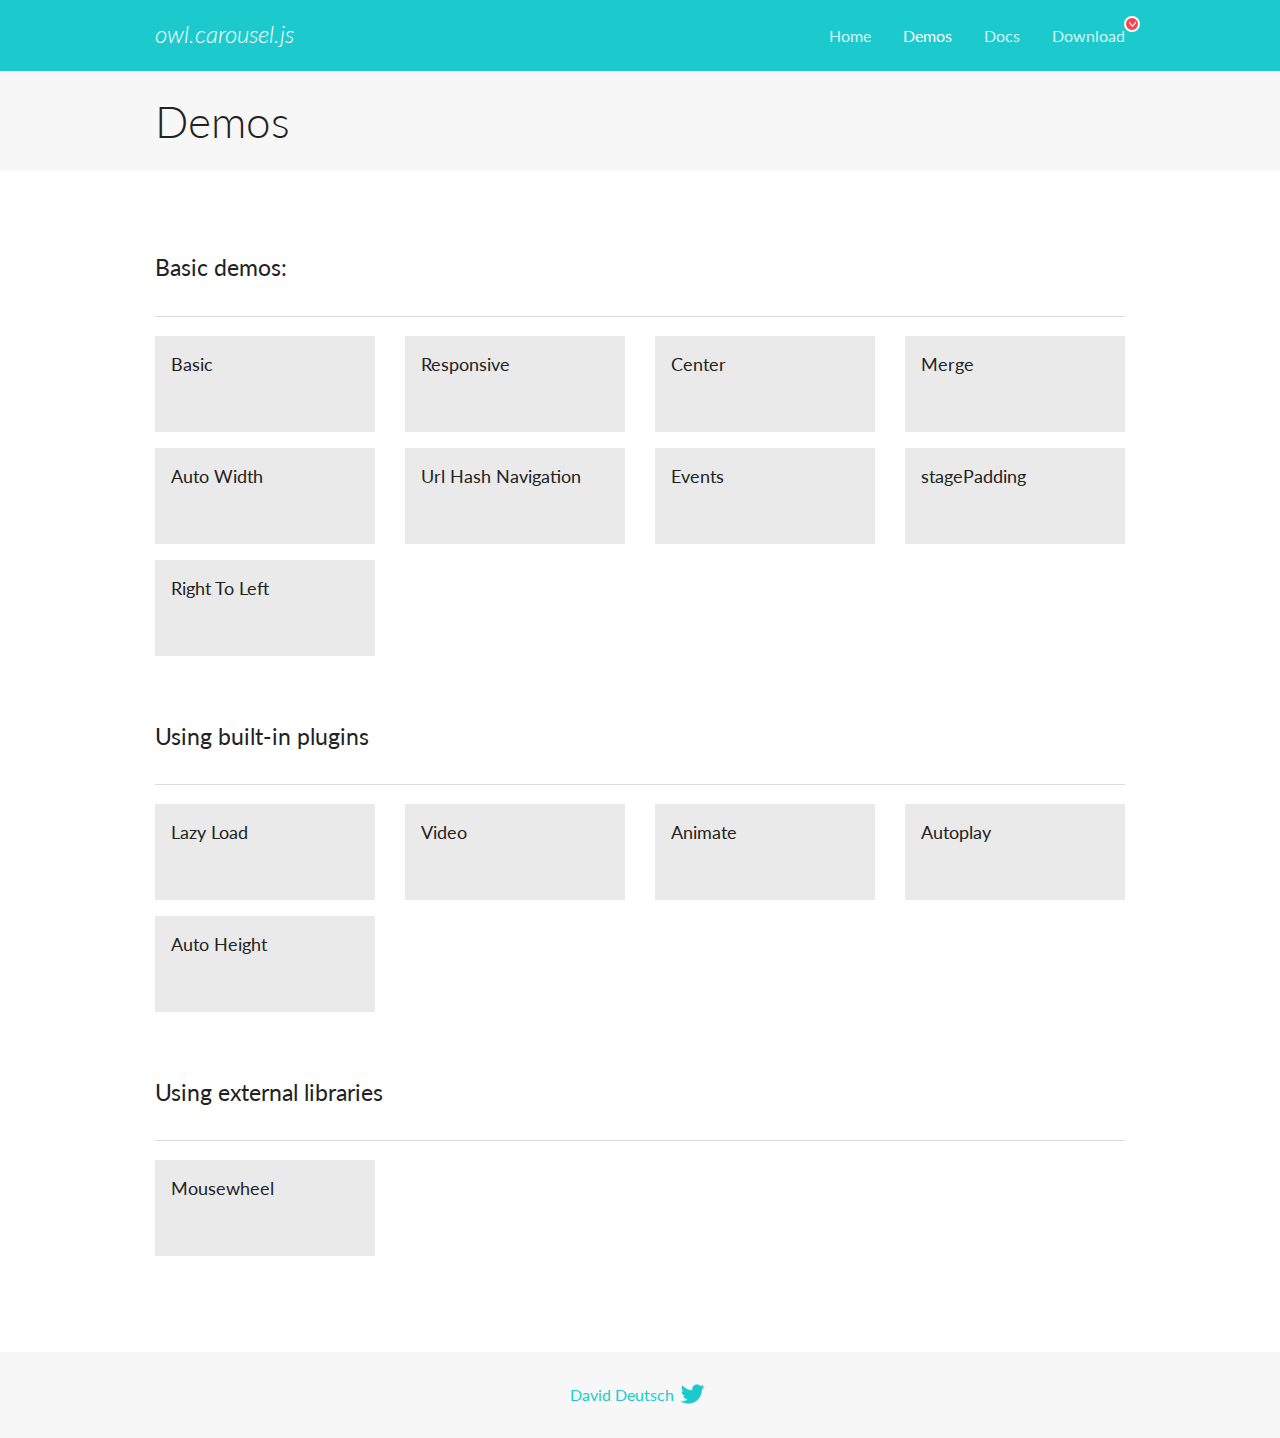
<file: assets/OwlCarousel/docs/demos/demos.html>
<!DOCTYPE html>
<html lang="en">
  <head>

    <!-- head -->
    <meta charset="utf-8">
    <meta name="msapplication-tap-highlight" content="no" />
    <meta name="viewport" content="width=device-width, initial-scale=1.0" />
    <meta name="description" content="A list of Owl Carousel examples.">
    <meta name="author" content="David Deutsch">
    <title>
      Demos | Owl Carousel | 2.3.4
    </title>

    <!-- Stylesheets -->
    <link href='https://fonts.googleapis.com/css?family=Lato:300,400,700,400italic,300italic' rel='stylesheet' type='text/css'>
    <link rel="stylesheet" href="../assets/css/docs.theme.min.css">

    <!-- Owl Stylesheets -->
    <link rel="stylesheet" href="../assets/owlcarousel/assets/owl.carousel.min.css">
    <link rel="stylesheet" href="../assets/owlcarousel/assets/owl.theme.default.min.css">

    <!-- HTML5 shim and Respond.js IE8 support of HTML5 elements and media queries -->

    <!--[if lt IE 9]>
      <script src="https://oss.maxcdn.com/libs/html5shiv/3.7.0/html5shiv.js"></script>
      <script src="https://oss.maxcdn.com/libs/respond.js/1.3.0/respond.min.js"></script>
    <![endif]-->

    <!-- Favicons -->
    <link rel="apple-touch-icon-precomposed" sizes="144x144" href="../assets/ico/apple-touch-icon-144-precomposed.png">
    <link rel="shortcut icon" href="../assets/ico/favicon.png">
    <link rel="shortcut icon" href="favicon.ico">

    <!-- Yeah i know js should not be in header. Its required for demos.-->

    <!-- javascript -->
    <script src="../assets/vendors/jquery.min.js"></script>
    <script src="../assets/owlcarousel/owl.carousel.js"></script>
  </head>
  <body>

    <!-- header -->
    <header class="header">
      <div class="row">
        <div class="large-12 columns">
          <div class="brand left">
            <h3>
              <a href="/OwlCarousel2/">owl.carousel.js</a> 
            </h3>
          </div>
          <a id="toggle-nav" class="right">
            <span></span> <span></span> <span></span> 
          </a> 
          <div class="nav-bar">
            <ul class="clearfix">
              <li> <a href="/OwlCarousel2/index.html">Home</a>  </li>
              <li class="active">
                <a href="/OwlCarousel2/demos/demos.html">Demos</a> 
              </li>
              <li> <a href="/OwlCarousel2/docs/started-welcome.html">Docs</a>  </li>
              <li>
                <a href="https://github.com/OwlCarousel2/OwlCarousel2/archive/2.3.4.zip">Download</a> 
                <span class="download"></span> 
              </li>
            </ul>
          </div>
        </div>
      </div>
    </header>

    <!-- title -->
    <section class="title">
      <div class="row">
        <div class="large-12 columns">
          <h1>Demos</h1>
        </div>
      </div>
    </section>

    <!--  Demos -->
    <section id="demos">
      <div class="row">
        <div class="large-12 columns">
          <h4 id="basic-demos-">Basic demos:</h4>
          <hr>
          <div class="demo-list">
            <div class="row">
              <div class="small-6 medium-4 large-3 columns">
                <a href="basic.html" class="demo-block">
                  <h5>Basic </h5>
                </a> 
              </div>
              <div class="small-6 medium-4 large-3 columns">
                <a href="responsive.html" class="demo-block">
                  <h5>Responsive </h5>
                </a> 
              </div>
              <div class="small-6 medium-4 large-3 columns">
                <a href="center.html" class="demo-block">
                  <h5>Center </h5>
                </a> 
              </div>
              <div class="small-6 medium-4 large-3 columns">
                <a href="merge.html" class="demo-block">
                  <h5>Merge </h5>
                </a> 
              </div>
              <div class="small-6 medium-4 large-3 columns">
                <a href="autowidth.html" class="demo-block">
                  <h5>Auto Width </h5>
                </a> 
              </div>
              <div class="small-6 medium-4 large-3 columns">
                <a href="urlhashnav.html" class="demo-block">
                  <h5>Url Hash Navigation </h5>
                </a> 
              </div>
              <div class="small-6 medium-4 large-3 columns">
                <a href="events.html" class="demo-block">
                  <h5>Events </h5>
                </a> 
              </div>
              <div class="small-6 medium-4 large-3 columns">
                <a href="stagepadding.html" class="demo-block">
                  <h5>stagePadding </h5>
                </a> 
              </div>
              <div class="small-6 medium-4 large-3 columns">
                <a href="rtl.html" class="demo-block">
                  <h5>Right To Left </h5>
                </a> 
              </div>
            </div>
          </div>
          <h4 id="using-built-in-plugins">Using built-in plugins</h4>
          <hr>
          <div class="demo-list">
            <div class="row">
              <div class="small-6 medium-4 large-3 columns">
                <a href="lazyLoad.html" class="demo-block">
                  <h5>Lazy Load </h5>
                </a> 
              </div>
              <div class="small-6 medium-4 large-3 columns">
                <a href="video.html" class="demo-block">
                  <h5>Video </h5>
                </a> 
              </div>
              <div class="small-6 medium-4 large-3 columns">
                <a href="animate.html" class="demo-block">
                  <h5>Animate </h5>
                </a> 
              </div>
              <div class="small-6 medium-4 large-3 columns">
                <a href="autoplay.html" class="demo-block">
                  <h5>Autoplay </h5>
                </a> 
              </div>
              <div class="small-6 medium-4 large-3 columns">
                <a href="autoheight.html" class="demo-block">
                  <h5>Auto Height </h5>
                </a> 
              </div>
            </div>
          </div>
          <h4 id="using-external-libraries">Using external libraries</h4>
          <hr>
          <div class="demo-list">
            <div class="row">
              <div class="small-6 medium-4 large-3 columns">
                <a href="mousewheel.html" class="demo-block">
                  <h5>Mousewheel </h5>
                </a> 
              </div>
            </div>
          </div>
        </div>
      </div>
    </section>

    <!-- footer -->
    <footer class="footer">
      <div class="row">
        <div class="large-12 columns">
          <h5>
            <a href="/OwlCarousel2/docs/support-contact.html">David Deutsch</a> 
            <a id="custom-tweet-button" href="https://twitter.com/share?url=https://github.com/OwlCarousel2/OwlCarousel2&text=Owl Carousel - This is so awesome! " target="_blank"></a> 
          </h5>
        </div>
      </div>
    </footer>

    <!-- vendors -->
    <script src="../assets/vendors/highlight.js"></script>
    <script src="../assets/js/app.js"></script>
  </body>
</html>
</file>
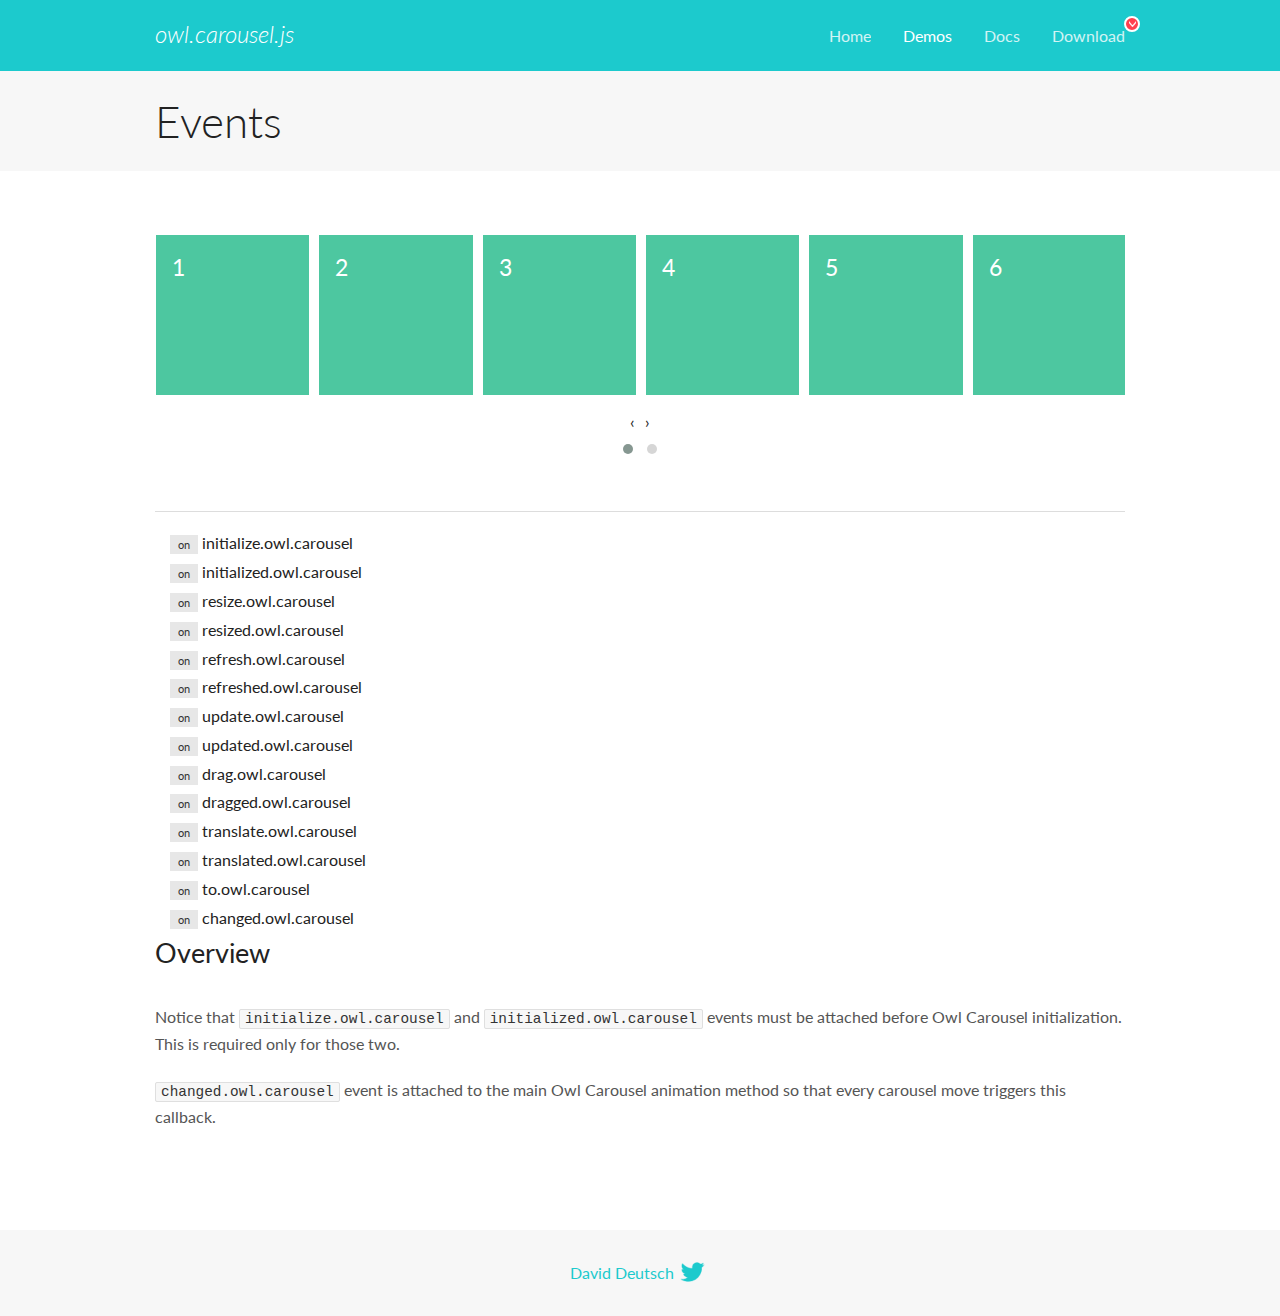
<file: assets/OwlCarousel/docs/demos/events.html>
<!DOCTYPE html>
<html lang="en">
  <head>

    <!-- head -->
    <meta charset="utf-8">
    <meta name="msapplication-tap-highlight" content="no" />
    <meta name="viewport" content="width=device-width, initial-scale=1.0" />
    <meta name="description" content="Events usage demo">
    <meta name="author" content="David Deutsch">
    <title>
      Events Demo | Owl Carousel | 2.3.4
    </title>

    <!-- Stylesheets -->
    <link href='https://fonts.googleapis.com/css?family=Lato:300,400,700,400italic,300italic' rel='stylesheet' type='text/css'>
    <link rel="stylesheet" href="../assets/css/docs.theme.min.css">

    <!-- Owl Stylesheets -->
    <link rel="stylesheet" href="../assets/owlcarousel/assets/owl.carousel.min.css">
    <link rel="stylesheet" href="../assets/owlcarousel/assets/owl.theme.default.min.css">

    <!-- HTML5 shim and Respond.js IE8 support of HTML5 elements and media queries -->

    <!--[if lt IE 9]>
      <script src="https://oss.maxcdn.com/libs/html5shiv/3.7.0/html5shiv.js"></script>
      <script src="https://oss.maxcdn.com/libs/respond.js/1.3.0/respond.min.js"></script>
    <![endif]-->

    <!-- Favicons -->
    <link rel="apple-touch-icon-precomposed" sizes="144x144" href="../assets/ico/apple-touch-icon-144-precomposed.png">
    <link rel="shortcut icon" href="../assets/ico/favicon.png">
    <link rel="shortcut icon" href="favicon.ico">

    <!-- Yeah i know js should not be in header. Its required for demos.-->

    <!-- javascript -->
    <script src="../assets/vendors/jquery.min.js"></script>
    <script src="../assets/owlcarousel/owl.carousel.js"></script>
  </head>
  <body>

    <!-- header -->
    <header class="header">
      <div class="row">
        <div class="large-12 columns">
          <div class="brand left">
            <h3>
              <a href="/OwlCarousel2/">owl.carousel.js</a> 
            </h3>
          </div>
          <a id="toggle-nav" class="right">
            <span></span> <span></span> <span></span> 
          </a> 
          <div class="nav-bar">
            <ul class="clearfix">
              <li> <a href="/OwlCarousel2/index.html">Home</a>  </li>
              <li class="active">
                <a href="/OwlCarousel2/demos/demos.html">Demos</a> 
              </li>
              <li> <a href="/OwlCarousel2/docs/started-welcome.html">Docs</a>  </li>
              <li>
                <a href="https://github.com/OwlCarousel2/OwlCarousel2/archive/2.3.4.zip">Download</a> 
                <span class="download"></span> 
              </li>
            </ul>
          </div>
        </div>
      </div>
    </header>

    <!-- title -->
    <section class="title">
      <div class="row">
        <div class="large-12 columns">
          <h1>Events</h1>
        </div>
      </div>
    </section>

    <!--  Demos -->
    <section id="demos">
      <div class="row">
        <div class="large-12 columns">
          <div class="owl-carousel owl-theme">
            <div class="item">
              <h4>1</h4>
            </div>
            <div class="item">
              <h4>2</h4>
            </div>
            <div class="item">
              <h4>3</h4>
            </div>
            <div class="item">
              <h4>4</h4>
            </div>
            <div class="item">
              <h4>5</h4>
            </div>
            <div class="item">
              <h4>6</h4>
            </div>
            <div class="item">
              <h4>7</h4>
            </div>
            <div class="item">
              <h4>8</h4>
            </div>
            <div class="item">
              <h4>9</h4>
            </div>
            <div class="item">
              <h4>10</h4>
            </div>
            <div class="item">
              <h4>11</h4>
            </div>
            <div class="item">
              <h4>12</h4>
            </div>
          </div>
          <hr>
          <div class="large-12 columns callbacks">
            <div><span class="label secondary initialize">on</span>  initialize.owl.carousel </div>
            <div><span class="label secondary initialized">on</span>  initialized.owl.carousel </div>
            <div><span class="label secondary resize">on</span>  resize.owl.carousel </div>
            <div><span class="label secondary resized">on</span>  resized.owl.carousel </div>
            <div><span class="label secondary refresh">on</span>  refresh.owl.carousel </div>
            <div><span class="label secondary refreshed">on</span>  refreshed.owl.carousel </div>
            <div><span class="label secondary update">on</span>  update.owl.carousel </div>
            <div><span class="label secondary updated">on</span>  updated.owl.carousel </div>
            <div><span class="label secondary drag">on</span>  drag.owl.carousel </div>
            <div><span class="label secondary dragged">on</span>  dragged.owl.carousel </div>
            <div><span class="label secondary translate">on</span>  translate.owl.carousel </div>
            <div><span class="label secondary translated">on</span>  translated.owl.carousel </div>
            <div><span class="label secondary to">on</span>  to.owl.carousel </div>
            <div><span class="label secondary changed">on</span>  changed.owl.carousel </div>
          </div>
          <h3 id="overview">Overview</h3>
          <p>Notice that <code>initialize.owl.carousel</code> and <code>initialized.owl.carousel</code> events must be attached before Owl Carousel initialization. This is required only for those two.</p>
          <p><code>changed.owl.carousel</code> event is attached to the main Owl Carousel animation method so that every carousel move triggers this callback.</p>
          <script>
            jQuery(document).ready(function($) {
              var owl = $('.owl-carousel');
              owl.on('initialize.owl.carousel initialized.owl.carousel ' +
                'initialize.owl.carousel initialize.owl.carousel ' +
                'resize.owl.carousel resized.owl.carousel ' +
                'refresh.owl.carousel refreshed.owl.carousel ' +
                'update.owl.carousel updated.owl.carousel ' +
                'drag.owl.carousel dragged.owl.carousel ' +
                'translate.owl.carousel translated.owl.carousel ' +
                'to.owl.carousel changed.owl.carousel',
                function(e) {
                  $('.' + e.type)
                    .removeClass('secondary')
                    .addClass('success');
                  window.setTimeout(function() {
                    $('.' + e.type)
                      .removeClass('success')
                      .addClass('secondary');
                  }, 500);
                });
              owl.owlCarousel({
                loop: true,
                nav: true,
                lazyLoad: true,
                margin: 10,
                video: true,
                responsive: {
                  0: {
                    items: 1
                  },
                  600: {
                    items: 3
                  },
                  960: {
                    items: 5,
                  },
                  1200: {
                    items: 6
                  }
                }
              });
            });
          </script>
        </div>
      </div>
    </section>

    <!-- footer -->
    <footer class="footer">
      <div class="row">
        <div class="large-12 columns">
          <h5>
            <a href="/OwlCarousel2/docs/support-contact.html">David Deutsch</a> 
            <a id="custom-tweet-button" href="https://twitter.com/share?url=https://github.com/OwlCarousel2/OwlCarousel2&text=Owl Carousel - This is so awesome! " target="_blank"></a> 
          </h5>
        </div>
      </div>
    </footer>

    <!-- vendors -->
    <script src="../assets/vendors/highlight.js"></script>
    <script src="../assets/js/app.js"></script>
  </body>
</html>
</file>
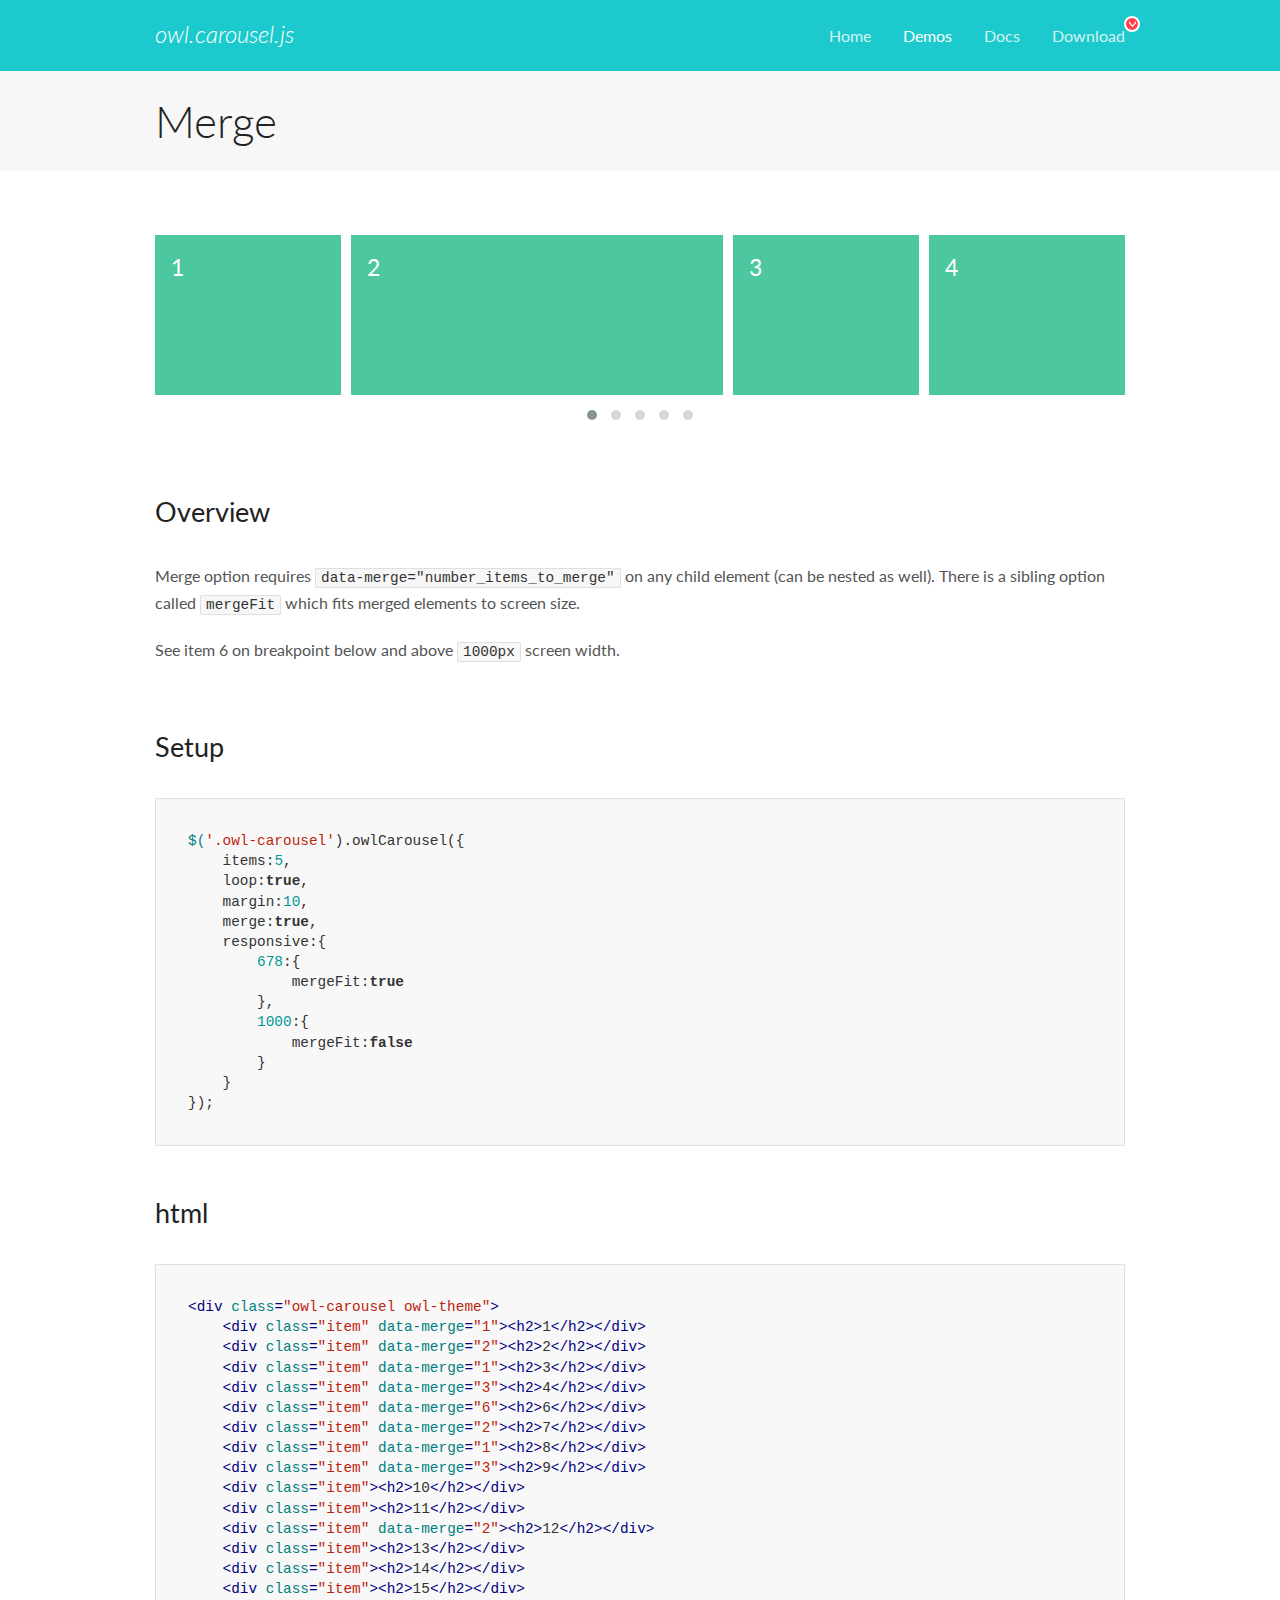
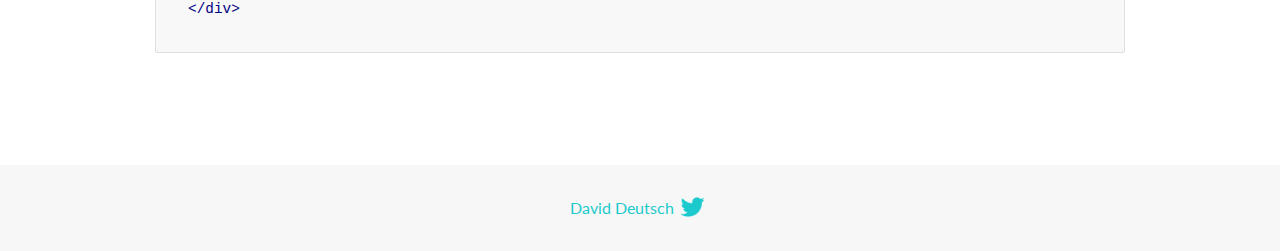
<file: assets/OwlCarousel/docs/demos/merge.html>
<!DOCTYPE html>
<html lang="en">
  <head>

    <!-- head -->
    <meta charset="utf-8">
    <meta name="msapplication-tap-highlight" content="no" />
    <meta name="viewport" content="width=device-width, initial-scale=1.0" />
    <meta name="description" content="Merge Items">
    <meta name="author" content="David Deutsch">
    <title>
      Merge Demo | Owl Carousel | 2.3.4
    </title>

    <!-- Stylesheets -->
    <link href='https://fonts.googleapis.com/css?family=Lato:300,400,700,400italic,300italic' rel='stylesheet' type='text/css'>
    <link rel="stylesheet" href="../assets/css/docs.theme.min.css">

    <!-- Owl Stylesheets -->
    <link rel="stylesheet" href="../assets/owlcarousel/assets/owl.carousel.min.css">
    <link rel="stylesheet" href="../assets/owlcarousel/assets/owl.theme.default.min.css">

    <!-- HTML5 shim and Respond.js IE8 support of HTML5 elements and media queries -->

    <!--[if lt IE 9]>
      <script src="https://oss.maxcdn.com/libs/html5shiv/3.7.0/html5shiv.js"></script>
      <script src="https://oss.maxcdn.com/libs/respond.js/1.3.0/respond.min.js"></script>
    <![endif]-->

    <!-- Favicons -->
    <link rel="apple-touch-icon-precomposed" sizes="144x144" href="../assets/ico/apple-touch-icon-144-precomposed.png">
    <link rel="shortcut icon" href="../assets/ico/favicon.png">
    <link rel="shortcut icon" href="favicon.ico">

    <!-- Yeah i know js should not be in header. Its required for demos.-->

    <!-- javascript -->
    <script src="../assets/vendors/jquery.min.js"></script>
    <script src="../assets/owlcarousel/owl.carousel.js"></script>
  </head>
  <body>

    <!-- header -->
    <header class="header">
      <div class="row">
        <div class="large-12 columns">
          <div class="brand left">
            <h3>
              <a href="/OwlCarousel2/">owl.carousel.js</a> 
            </h3>
          </div>
          <a id="toggle-nav" class="right">
            <span></span> <span></span> <span></span> 
          </a> 
          <div class="nav-bar">
            <ul class="clearfix">
              <li> <a href="/OwlCarousel2/index.html">Home</a>  </li>
              <li class="active">
                <a href="/OwlCarousel2/demos/demos.html">Demos</a> 
              </li>
              <li> <a href="/OwlCarousel2/docs/started-welcome.html">Docs</a>  </li>
              <li>
                <a href="https://github.com/OwlCarousel2/OwlCarousel2/archive/2.3.4.zip">Download</a> 
                <span class="download"></span> 
              </li>
            </ul>
          </div>
        </div>
      </div>
    </header>

    <!-- title -->
    <section class="title">
      <div class="row">
        <div class="large-12 columns">
          <h1>Merge</h1>
        </div>
      </div>
    </section>

    <!--  Demos -->
    <section id="demos">
      <div class="row">
        <div class="large-12 columns">
          <div class="owl-carousel owl-theme">
            <div class="item" data-merge="1">
              <h4>1</h4>
            </div>
            <div class="item" data-merge="2">
              <h4>2</h4>
            </div>
            <div class="item" data-merge="1">
              <h4>3</h4>
            </div>
            <div class="item" data-merge="3">
              <h4>4</h4>
            </div>
            <div class="item" data-merge="6">
              <h4>6</h4>
            </div>
            <div class="item" data-merge="2">
              <h4>7</h4>
            </div>
            <div class="item" data-merge="1">
              <h4>8</h4>
            </div>
            <div class="item" data-merge="3">
              <h4>9</h4>
            </div>
            <div class="item">
              <h4>10</h4>
            </div>
            <div class="item">
              <h4>11</h4>
            </div>
            <div class="item" data-merge="2">
              <h4>12</h4>
            </div>
            <div class="item">
              <h4>13</h4>
            </div>
            <div class="item">
              <h4>14</h4>
            </div>
            <div class="item">
              <h4>15</h4>
            </div>
          </div>
          <h3 id="overview">Overview</h3>
          <p>Merge option requires <code>data-merge=&quot;number_items_to_merge&quot;</code> on any child element (can be nested as well). There is a sibling option called <code>mergeFit</code> which fits merged elements to screen size. </p>
          <p>See item 6 on breakpoint below and above <code>1000px</code> screen width.</p>
          <h3 id="setup">Setup</h3>
          <pre><code>$(&#39;.owl-carousel&#39;).owlCarousel({
    items:5,
    loop:true,
    margin:10,
    merge:true,
    responsive:{
        678:{
            mergeFit:true
        },
        1000:{
            mergeFit:false
        }
    }
});</code></pre>
          <h3 id="html">html</h3>
          <pre><code>&lt;div class=&quot;owl-carousel owl-theme&quot;&gt;
    &lt;div class=&quot;item&quot; data-merge=&quot;1&quot;&gt;&lt;h2&gt;1&lt;/h2&gt;&lt;/div&gt;
    &lt;div class=&quot;item&quot; data-merge=&quot;2&quot;&gt;&lt;h2&gt;2&lt;/h2&gt;&lt;/div&gt;
    &lt;div class=&quot;item&quot; data-merge=&quot;1&quot;&gt;&lt;h2&gt;3&lt;/h2&gt;&lt;/div&gt;
    &lt;div class=&quot;item&quot; data-merge=&quot;3&quot;&gt;&lt;h2&gt;4&lt;/h2&gt;&lt;/div&gt;
    &lt;div class=&quot;item&quot; data-merge=&quot;6&quot;&gt;&lt;h2&gt;6&lt;/h2&gt;&lt;/div&gt;
    &lt;div class=&quot;item&quot; data-merge=&quot;2&quot;&gt;&lt;h2&gt;7&lt;/h2&gt;&lt;/div&gt;
    &lt;div class=&quot;item&quot; data-merge=&quot;1&quot;&gt;&lt;h2&gt;8&lt;/h2&gt;&lt;/div&gt;
    &lt;div class=&quot;item&quot; data-merge=&quot;3&quot;&gt;&lt;h2&gt;9&lt;/h2&gt;&lt;/div&gt;
    &lt;div class=&quot;item&quot;&gt;&lt;h2&gt;10&lt;/h2&gt;&lt;/div&gt;
    &lt;div class=&quot;item&quot;&gt;&lt;h2&gt;11&lt;/h2&gt;&lt;/div&gt;
    &lt;div class=&quot;item&quot; data-merge=&quot;2&quot;&gt;&lt;h2&gt;12&lt;/h2&gt;&lt;/div&gt;
    &lt;div class=&quot;item&quot;&gt;&lt;h2&gt;13&lt;/h2&gt;&lt;/div&gt;
    &lt;div class=&quot;item&quot;&gt;&lt;h2&gt;14&lt;/h2&gt;&lt;/div&gt;
    &lt;div class=&quot;item&quot;&gt;&lt;h2&gt;15&lt;/h2&gt;&lt;/div&gt;
&lt;/div&gt;</code></pre>
          <script>
            $(document).ready(function() {
              $('.owl-carousel').owlCarousel({
                items: 5,
                loop: true,
                margin: 10,
                merge: true,
                responsive: {
                  678: {
                    mergeFit: true
                  },
                  1000: {
                    mergeFit: false
                  }
                }
              });
            })
          </script>
        </div>
      </div>
    </section>

    <!-- footer -->
    <footer class="footer">
      <div class="row">
        <div class="large-12 columns">
          <h5>
            <a href="/OwlCarousel2/docs/support-contact.html">David Deutsch</a> 
            <a id="custom-tweet-button" href="https://twitter.com/share?url=https://github.com/OwlCarousel2/OwlCarousel2&text=Owl Carousel - This is so awesome! " target="_blank"></a> 
          </h5>
        </div>
      </div>
    </footer>

    <!-- vendors -->
    <script src="../assets/vendors/highlight.js"></script>
    <script src="../assets/js/app.js"></script>
  </body>
</html>
</file>
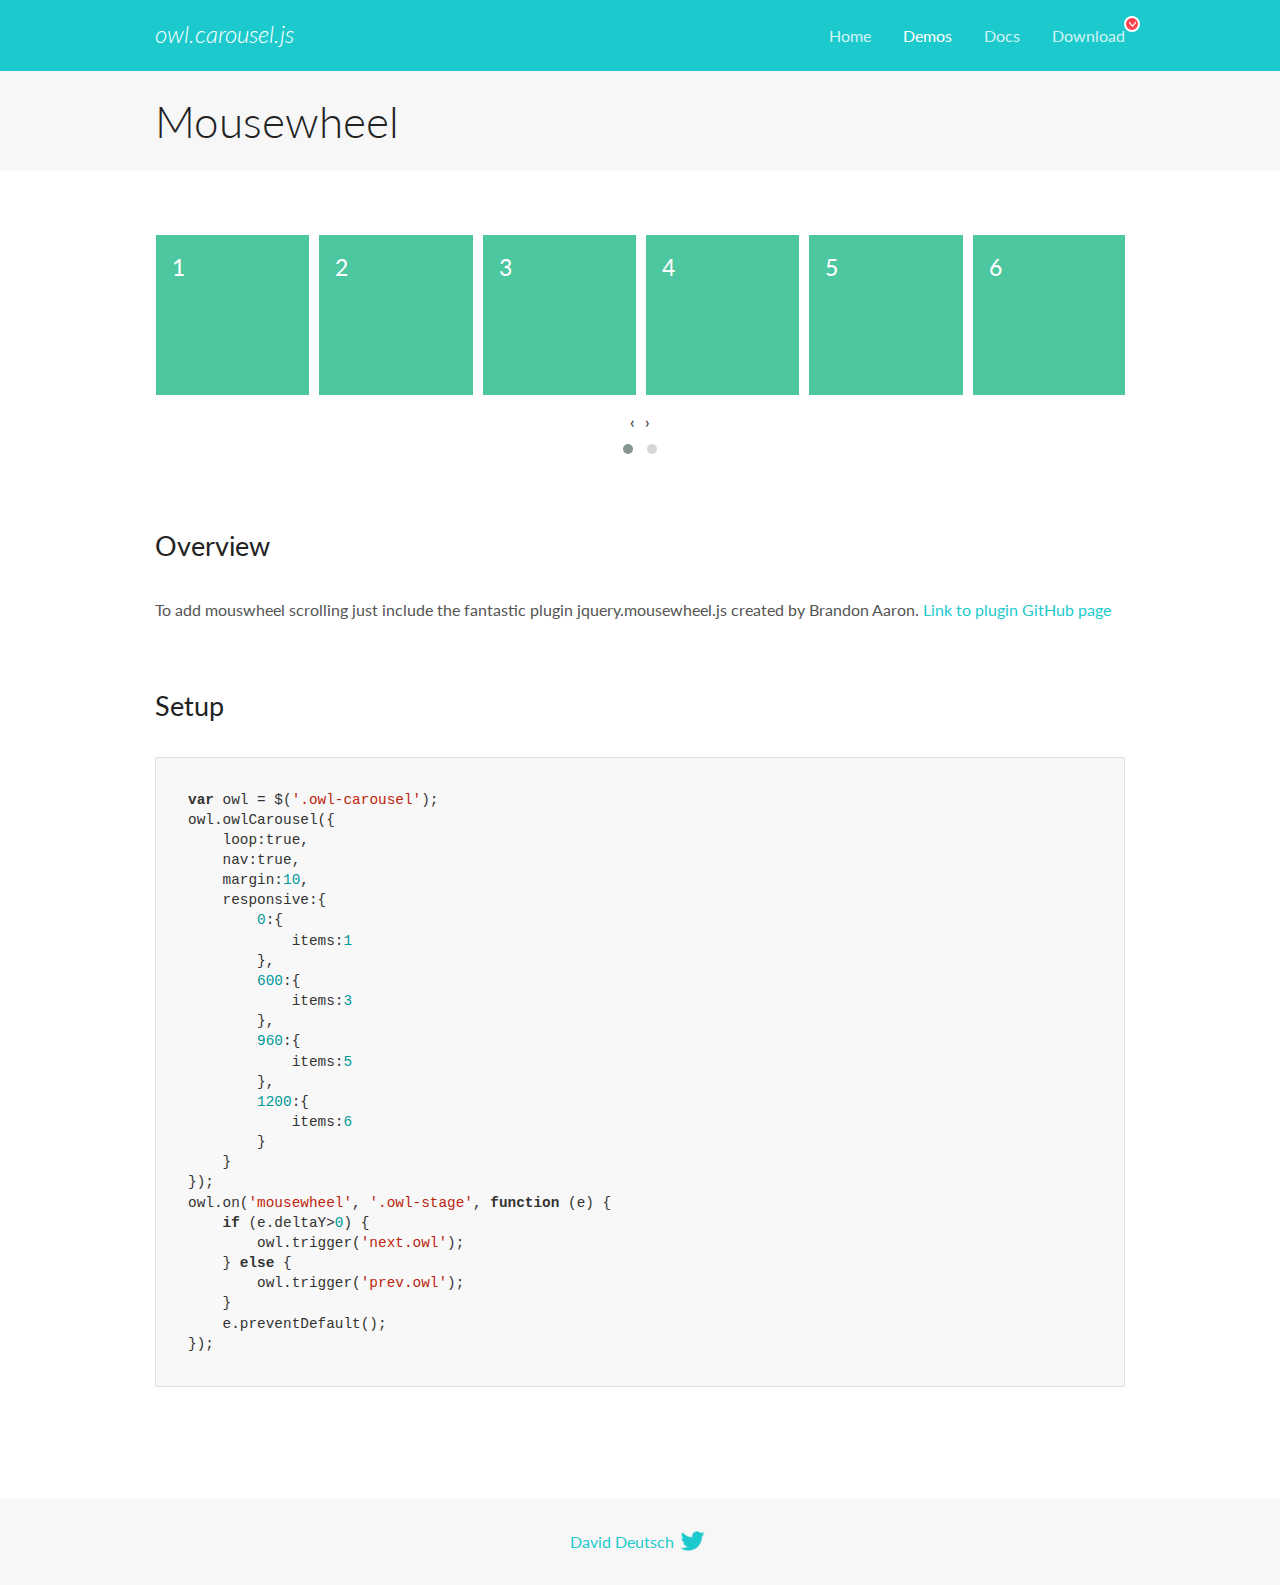
<file: assets/OwlCarousel/docs/demos/mousewheel.html>
<!DOCTYPE html>
<html lang="en">
  <head>

    <!-- head -->
    <meta charset="utf-8">
    <meta name="msapplication-tap-highlight" content="no" />
    <meta name="viewport" content="width=device-width, initial-scale=1.0" />
    <meta name="description" content="Mousewheel usage demo">
    <meta name="author" content="David Deutsch">
    <title>
      Mousewheel Demo | Owl Carousel | 2.3.4
    </title>

    <!-- Stylesheets -->
    <link href='https://fonts.googleapis.com/css?family=Lato:300,400,700,400italic,300italic' rel='stylesheet' type='text/css'>
    <link rel="stylesheet" href="../assets/css/docs.theme.min.css">

    <!-- Owl Stylesheets -->
    <link rel="stylesheet" href="../assets/owlcarousel/assets/owl.carousel.min.css">
    <link rel="stylesheet" href="../assets/owlcarousel/assets/owl.theme.default.min.css">

    <!-- HTML5 shim and Respond.js IE8 support of HTML5 elements and media queries -->

    <!--[if lt IE 9]>
      <script src="https://oss.maxcdn.com/libs/html5shiv/3.7.0/html5shiv.js"></script>
      <script src="https://oss.maxcdn.com/libs/respond.js/1.3.0/respond.min.js"></script>
    <![endif]-->

    <!-- Favicons -->
    <link rel="apple-touch-icon-precomposed" sizes="144x144" href="../assets/ico/apple-touch-icon-144-precomposed.png">
    <link rel="shortcut icon" href="../assets/ico/favicon.png">
    <link rel="shortcut icon" href="favicon.ico">

    <!-- Yeah i know js should not be in header. Its required for demos.-->

    <!-- javascript -->
    <script src="../assets/vendors/jquery.min.js"></script>
    <script src="../assets/owlcarousel/owl.carousel.js"></script>
  </head>
  <body>

    <!-- header -->
    <header class="header">
      <div class="row">
        <div class="large-12 columns">
          <div class="brand left">
            <h3>
              <a href="/OwlCarousel2/">owl.carousel.js</a> 
            </h3>
          </div>
          <a id="toggle-nav" class="right">
            <span></span> <span></span> <span></span> 
          </a> 
          <div class="nav-bar">
            <ul class="clearfix">
              <li> <a href="/OwlCarousel2/index.html">Home</a>  </li>
              <li class="active">
                <a href="/OwlCarousel2/demos/demos.html">Demos</a> 
              </li>
              <li> <a href="/OwlCarousel2/docs/started-welcome.html">Docs</a>  </li>
              <li>
                <a href="https://github.com/OwlCarousel2/OwlCarousel2/archive/2.3.4.zip">Download</a> 
                <span class="download"></span> 
              </li>
            </ul>
          </div>
        </div>
      </div>
    </header>

    <!-- title -->
    <section class="title">
      <div class="row">
        <div class="large-12 columns">
          <h1>Mousewheel</h1>
        </div>
      </div>
    </section>

    <!--  Demos -->
    <section id="demos">
      <div class="row">
        <div class="large-12 columns">
          <div class="owl-carousel owl-theme">
            <div class="item">
              <h4>1</h4>
            </div>
            <div class="item">
              <h4>2</h4>
            </div>
            <div class="item">
              <h4>3</h4>
            </div>
            <div class="item">
              <h4>4</h4>
            </div>
            <div class="item">
              <h4>5</h4>
            </div>
            <div class="item">
              <h4>6</h4>
            </div>
            <div class="item">
              <h4>7</h4>
            </div>
            <div class="item">
              <h4>8</h4>
            </div>
            <div class="item">
              <h4>9</h4>
            </div>
            <div class="item">
              <h4>10</h4>
            </div>
            <div class="item">
              <h4>11</h4>
            </div>
            <div class="item">
              <h4>12</h4>
            </div>
          </div>
          <h3 id="overview">Overview</h3>
          <p>To add mouswheel scrolling just include the fantastic plugin jquery.mousewheel.js created by Brandon Aaron.
            <a href="https://github.com/brandonaaron/jquery-mousewheel">Link to plugin GitHub page</a> 
          </p>
          <h3 id="setup">Setup</h3>
          <pre><code>var owl = $(&#39;.owl-carousel&#39;);
owl.owlCarousel({
    loop:true,
    nav:true,
    margin:10,
    responsive:{
        0:{
            items:1
        },
        600:{
            items:3
        },            
        960:{
            items:5
        },
        1200:{
            items:6
        }
    }
});
owl.on(&#39;mousewheel&#39;, &#39;.owl-stage&#39;, function (e) {
    if (e.deltaY&gt;0) {
        owl.trigger(&#39;next.owl&#39;);
    } else {
        owl.trigger(&#39;prev.owl&#39;);
    }
    e.preventDefault();
});</code></pre>
          <script src="../assets/vendors/jquery.mousewheel.min.js"></script>
          <script>
            $(document).ready(function() {
              var owl = $('.owl-carousel');
              owl.owlCarousel({
                loop: true,
                nav: true,
                margin: 10,
                responsive: {
                  0: {
                    items: 1
                  },
                  600: {
                    items: 3
                  },
                  960: {
                    items: 5
                  },
                  1200: {
                    items: 6
                  }
                }
              });
              owl.on('mousewheel', '.owl-stage', function(e) {
                if (e.deltaY > 0) {
                  owl.trigger('next.owl');
                } else {
                  owl.trigger('prev.owl');
                }
                e.preventDefault();
              });
            })
          </script>
        </div>
      </div>
    </section>

    <!-- footer -->
    <footer class="footer">
      <div class="row">
        <div class="large-12 columns">
          <h5>
            <a href="/OwlCarousel2/docs/support-contact.html">David Deutsch</a> 
            <a id="custom-tweet-button" href="https://twitter.com/share?url=https://github.com/OwlCarousel2/OwlCarousel2&text=Owl Carousel - This is so awesome! " target="_blank"></a> 
          </h5>
        </div>
      </div>
    </footer>

    <!-- vendors -->
    <script src="../assets/vendors/highlight.js"></script>
    <script src="../assets/js/app.js"></script>
  </body>
</html>
</file>
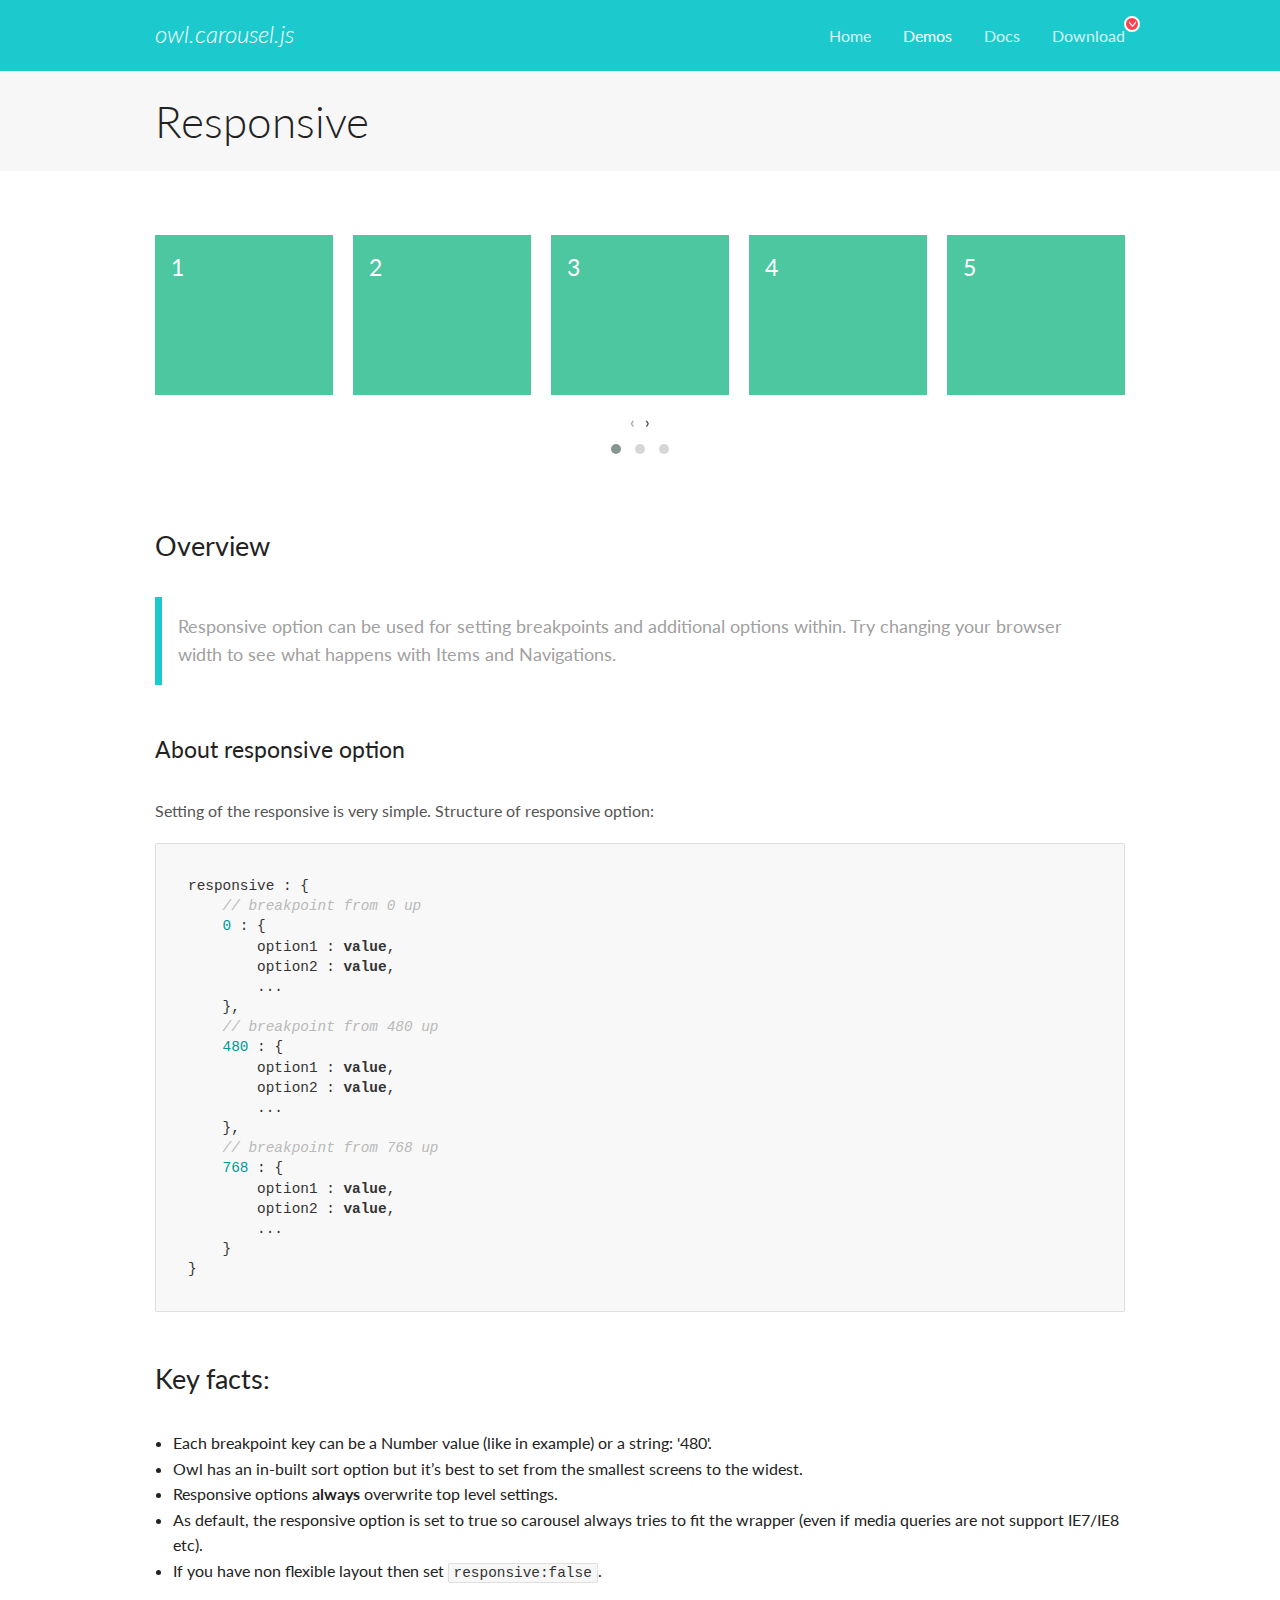
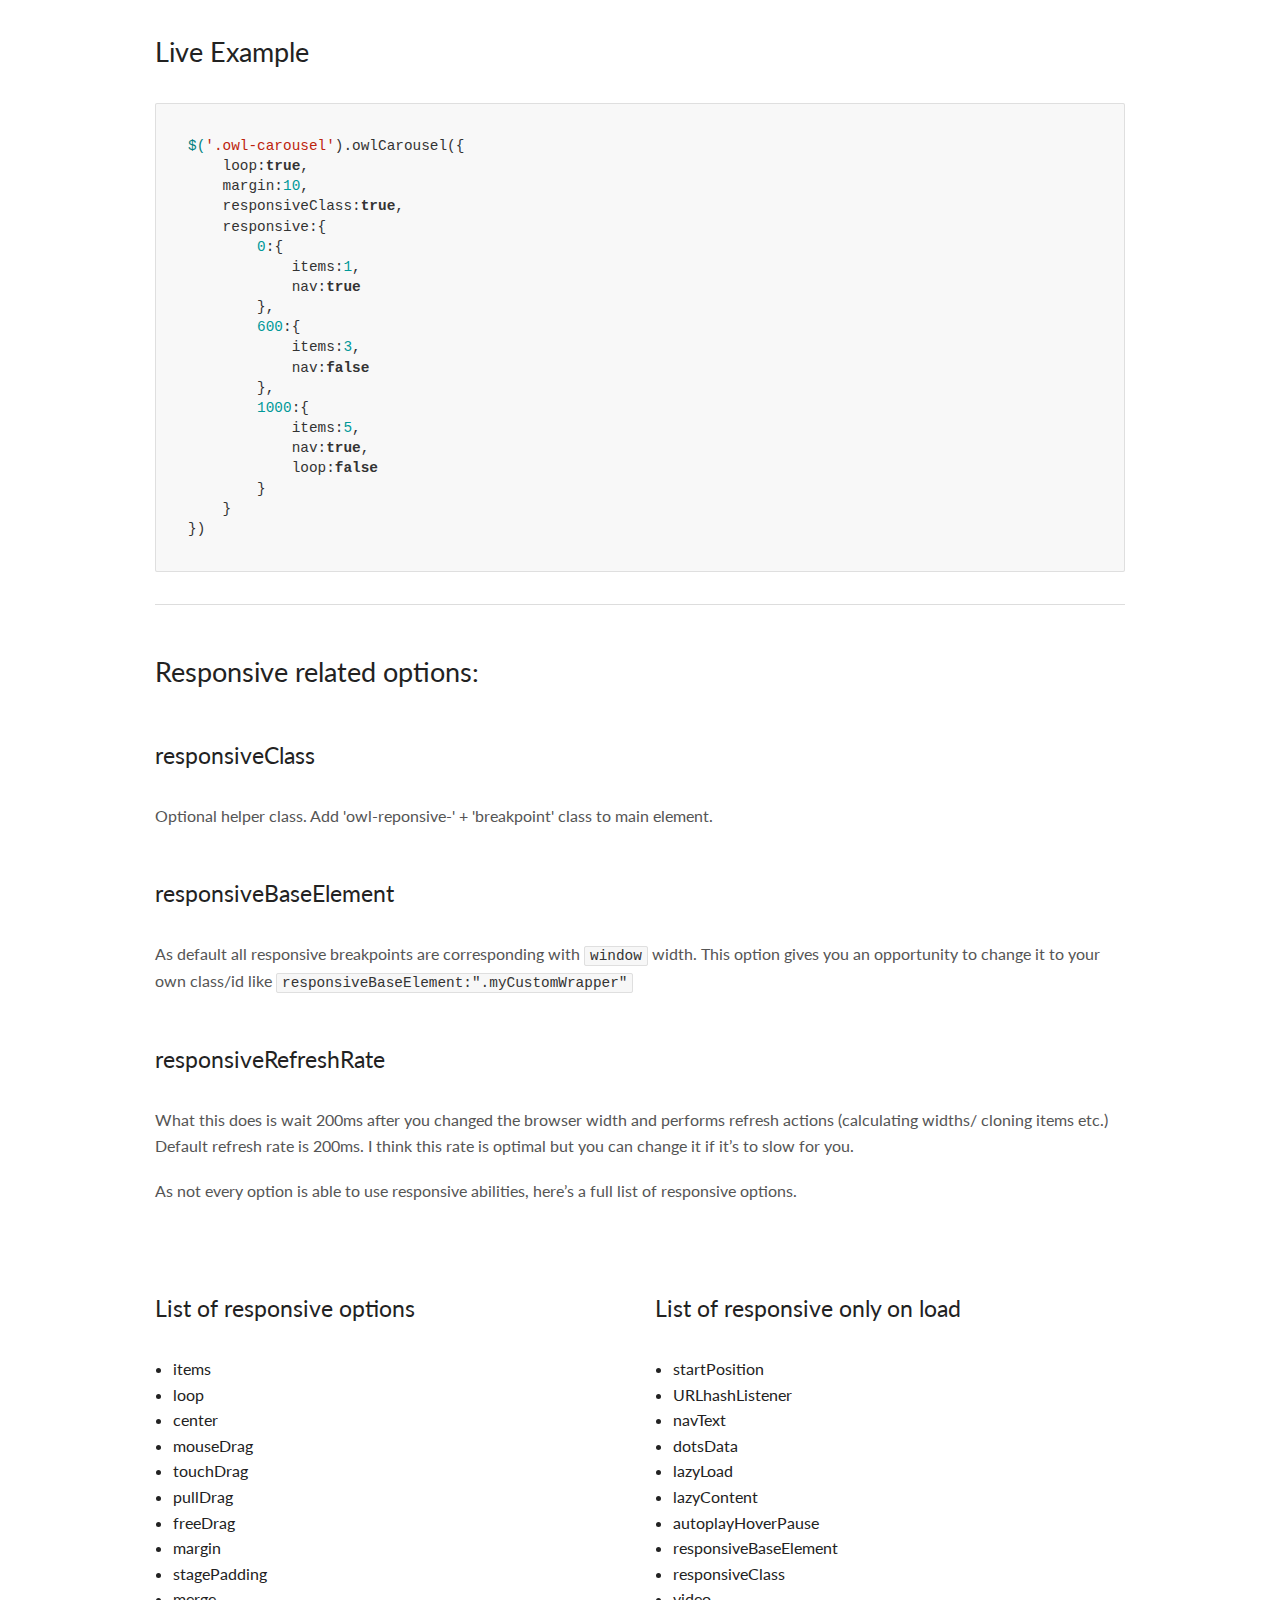
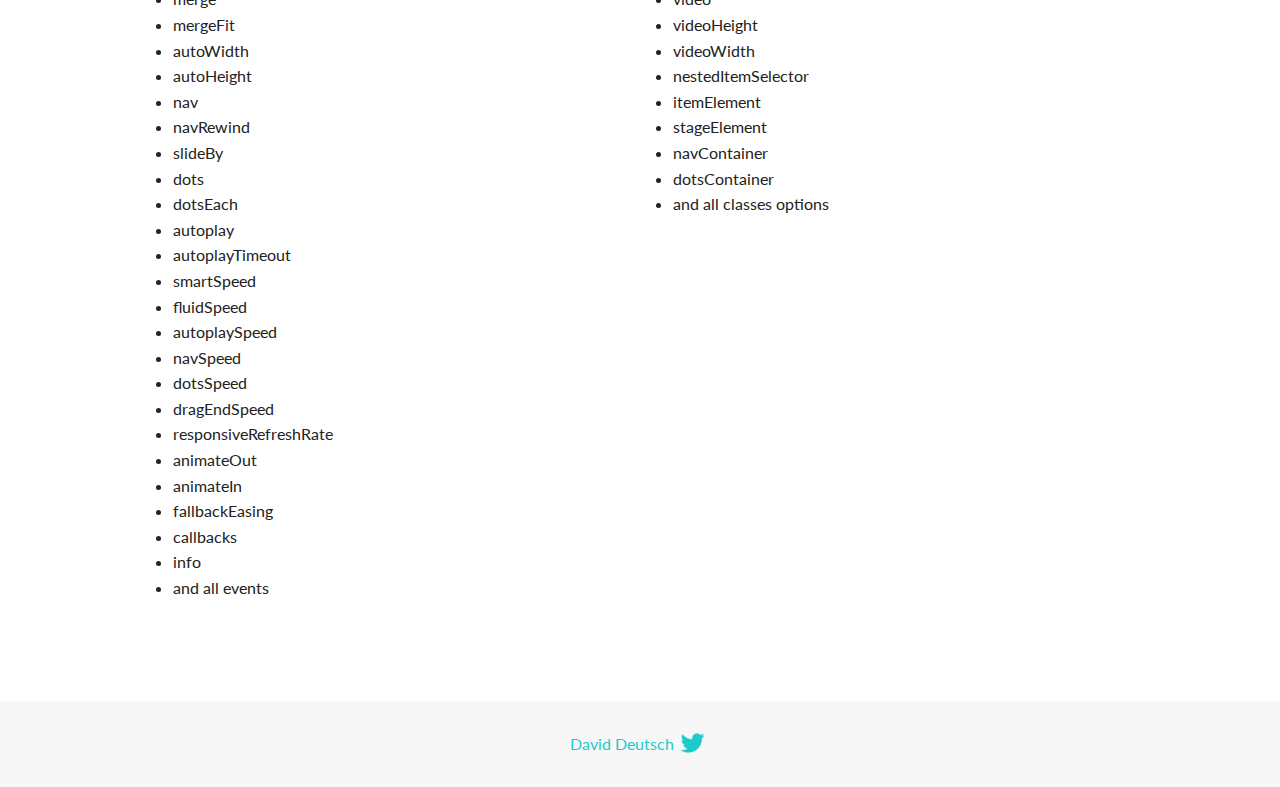
<file: assets/OwlCarousel/docs/demos/responsive.html>
<!DOCTYPE html>
<html lang="en">
  <head>

    <!-- head -->
    <meta charset="utf-8">
    <meta name="msapplication-tap-highlight" content="no" />
    <meta name="viewport" content="width=device-width, initial-scale=1.0" />
    <meta name="description" content="How to use responsive options">
    <meta name="author" content="David Deutsch">
    <title>
      Responsive Demo | Owl Carousel | 2.3.4
    </title>

    <!-- Stylesheets -->
    <link href='https://fonts.googleapis.com/css?family=Lato:300,400,700,400italic,300italic' rel='stylesheet' type='text/css'>
    <link rel="stylesheet" href="../assets/css/docs.theme.min.css">

    <!-- Owl Stylesheets -->
    <link rel="stylesheet" href="../assets/owlcarousel/assets/owl.carousel.min.css">
    <link rel="stylesheet" href="../assets/owlcarousel/assets/owl.theme.default.min.css">

    <!-- HTML5 shim and Respond.js IE8 support of HTML5 elements and media queries -->

    <!--[if lt IE 9]>
      <script src="https://oss.maxcdn.com/libs/html5shiv/3.7.0/html5shiv.js"></script>
      <script src="https://oss.maxcdn.com/libs/respond.js/1.3.0/respond.min.js"></script>
    <![endif]-->

    <!-- Favicons -->
    <link rel="apple-touch-icon-precomposed" sizes="144x144" href="../assets/ico/apple-touch-icon-144-precomposed.png">
    <link rel="shortcut icon" href="../assets/ico/favicon.png">
    <link rel="shortcut icon" href="favicon.ico">

    <!-- Yeah i know js should not be in header. Its required for demos.-->

    <!-- javascript -->
    <script src="../assets/vendors/jquery.min.js"></script>
    <script src="../assets/owlcarousel/owl.carousel.js"></script>
  </head>
  <body>

    <!-- header -->
    <header class="header">
      <div class="row">
        <div class="large-12 columns">
          <div class="brand left">
            <h3>
              <a href="/OwlCarousel2/">owl.carousel.js</a> 
            </h3>
          </div>
          <a id="toggle-nav" class="right">
            <span></span> <span></span> <span></span> 
          </a> 
          <div class="nav-bar">
            <ul class="clearfix">
              <li> <a href="/OwlCarousel2/index.html">Home</a>  </li>
              <li class="active">
                <a href="/OwlCarousel2/demos/demos.html">Demos</a> 
              </li>
              <li> <a href="/OwlCarousel2/docs/started-welcome.html">Docs</a>  </li>
              <li>
                <a href="https://github.com/OwlCarousel2/OwlCarousel2/archive/2.3.4.zip">Download</a> 
                <span class="download"></span> 
              </li>
            </ul>
          </div>
        </div>
      </div>
    </header>

    <!-- title -->
    <section class="title">
      <div class="row">
        <div class="large-12 columns">
          <h1>Responsive</h1>
        </div>
      </div>
    </section>

    <!--  Demos -->
    <section id="demos">
      <div class="row">
        <div class="large-12 columns">
          <div class="owl-carousel owl-theme">
            <div class="item">
              <h4>1</h4>
            </div>
            <div class="item">
              <h4>2</h4>
            </div>
            <div class="item">
              <h4>3</h4>
            </div>
            <div class="item">
              <h4>4</h4>
            </div>
            <div class="item">
              <h4>5</h4>
            </div>
            <div class="item">
              <h4>6</h4>
            </div>
            <div class="item">
              <h4>7</h4>
            </div>
            <div class="item">
              <h4>8</h4>
            </div>
            <div class="item">
              <h4>9</h4>
            </div>
            <div class="item">
              <h4>10</h4>
            </div>
            <div class="item">
              <h4>11</h4>
            </div>
            <div class="item">
              <h4>12</h4>
            </div>
          </div>
          <h3 id="overview">Overview</h3>
          <blockquote>
            <p>Responsive option can be used for setting breakpoints and additional options within. Try changing your browser width to see what happens with Items and Navigations.</p>
          </blockquote>
          <h4 id="about-responsive-option">About responsive option</h4>
          <p>Setting of the responsive is very simple. Structure of responsive option:</p>
          <pre><code>responsive : {
    // breakpoint from 0 up
    0 : {
        option1 : value,
        option2 : value,
        ...
    },
    // breakpoint from 480 up
    480 : {
        option1 : value,
        option2 : value,
        ...
    },
    // breakpoint from 768 up
    768 : {
        option1 : value,
        option2 : value,
        ...
    }
}</code></pre>
          <h3 id="key-facts-">Key facts:</h3>
          <ul>
            <li>Each breakpoint key can be a Number value (like in example) or a string: &#39;480&#39;.</li>
            <li>Owl has an in-built sort option but it’s best to set from the smallest screens to the widest.</li>
            <li>Responsive options <strong>always</strong>  overwrite top level settings.</li>
            <li>As default, the responsive option is set to true so carousel always tries to fit the wrapper (even if media queries are not support IE7/IE8 etc).</li>
            <li>If you have non flexible layout then set <code>responsive:false</code>.</li>
          </ul>
          <h3 id="live-example">Live Example</h3>
          <pre><code>$(&#39;.owl-carousel&#39;).owlCarousel({
    loop:true,
    margin:10,
    responsiveClass:true,
    responsive:{
        0:{
            items:1,
            nav:true
        },
        600:{
            items:3,
            nav:false
        },
        1000:{
            items:5,
            nav:true,
            loop:false
        }
    }
})</code></pre>
          <hr>
          <h3 id="responsive-related-options-">Responsive related options:</h3>
          <h4 id="responsiveclass">responsiveClass</h4>
          <p>Optional helper class. Add &#39;owl-reponsive-&#39; + &#39;breakpoint&#39; class to main element.</p>
          <h4 id="responsivebaseelement">responsiveBaseElement</h4>
          <p>As default all responsive breakpoints are corresponding with <code>window</code> width. This option gives you an opportunity to change it to your own class/id like <code>responsiveBaseElement:&quot;.myCustomWrapper&quot;</code></p>
          <h4 id="responsiverefreshrate">responsiveRefreshRate</h4>
          <p>What this does is wait 200ms after you changed the browser width and performs refresh actions (calculating widths/ cloning items etc.) Default refresh rate is 200ms. I think this rate is optimal but you can change it if it’s to slow for you.</p>
          <p>As not every option is able to use responsive abilities, here’s a full list of responsive options.</p>
          <p>
            <div class="row">
          </p>
          <div class="large-6 columns">
            <h4 id="list-of-responsive-options">List of responsive options</h4>
            <ul>
              <li>items</li>
              <li>loop</li>
              <li>center</li>
              <li>mouseDrag</li>
              <li>touchDrag</li>
              <li>pullDrag</li>
              <li>freeDrag</li>
              <li>margin</li>
              <li>stagePadding</li>
              <li>merge</li>
              <li>mergeFit</li>
              <li>autoWidth</li>
              <li>autoHeight</li>
              <li>nav</li>
              <li>navRewind</li>
              <li>slideBy</li>
              <li>dots</li>
              <li>dotsEach</li>
              <li>autoplay</li>
              <li>autoplayTimeout</li>
              <li>smartSpeed</li>
              <li>fluidSpeed</li>
              <li>autoplaySpeed</li>
              <li>navSpeed</li>
              <li>dotsSpeed</li>
              <li>dragEndSpeed</li>
              <li>responsiveRefreshRate</li>
              <li>animateOut</li>
              <li>animateIn</li>
              <li>fallbackEasing</li>
              <li>callbacks</li>
              <li>info</li>
              <li>and all events</li>
            </ul>
          </div>
          <div class="large-6 columns">
            <h4 id="list-of-responsive-only-on-load">List of responsive only on load</h4>
            <ul>
              <li>startPosition</li>
              <li>URLhashListener</li>
              <li>navText</li>
              <li>dotsData</li>
              <li>lazyLoad</li>
              <li>lazyContent</li>
              <li>autoplayHoverPause</li>
              <li>responsiveBaseElement</li>
              <li>responsiveClass</li>
              <li>video</li>
              <li>videoHeight</li>
              <li>videoWidth</li>
              <li>nestedItemSelector</li>
              <li>itemElement</li>
              <li>stageElement</li>
              <li>navContainer</li>
              <li>dotsContainer</li>
              <li>and all classes options</li>
            </ul>
          </div>
          </div>
          <script>
            $(document).ready(function() {
              $('.owl-carousel').owlCarousel({
                loop: true,
                margin: 10,
                responsiveClass: true,
                responsive: {
                  0: {
                    items: 1,
                    nav: true
                  },
                  600: {
                    items: 3,
                    nav: false
                  },
                  1000: {
                    items: 5,
                    nav: true,
                    loop: false,
                    margin: 20
                  }
                }
              })
            })
          </script>
        </div>
      </div>
    </section>

    <!-- footer -->
    <footer class="footer">
      <div class="row">
        <div class="large-12 columns">
          <h5>
            <a href="/OwlCarousel2/docs/support-contact.html">David Deutsch</a> 
            <a id="custom-tweet-button" href="https://twitter.com/share?url=https://github.com/OwlCarousel2/OwlCarousel2&text=Owl Carousel - This is so awesome! " target="_blank"></a> 
          </h5>
        </div>
      </div>
    </footer>

    <!-- vendors -->
    <script src="../assets/vendors/highlight.js"></script>
    <script src="../assets/js/app.js"></script>
  </body>
</html>
</file>
